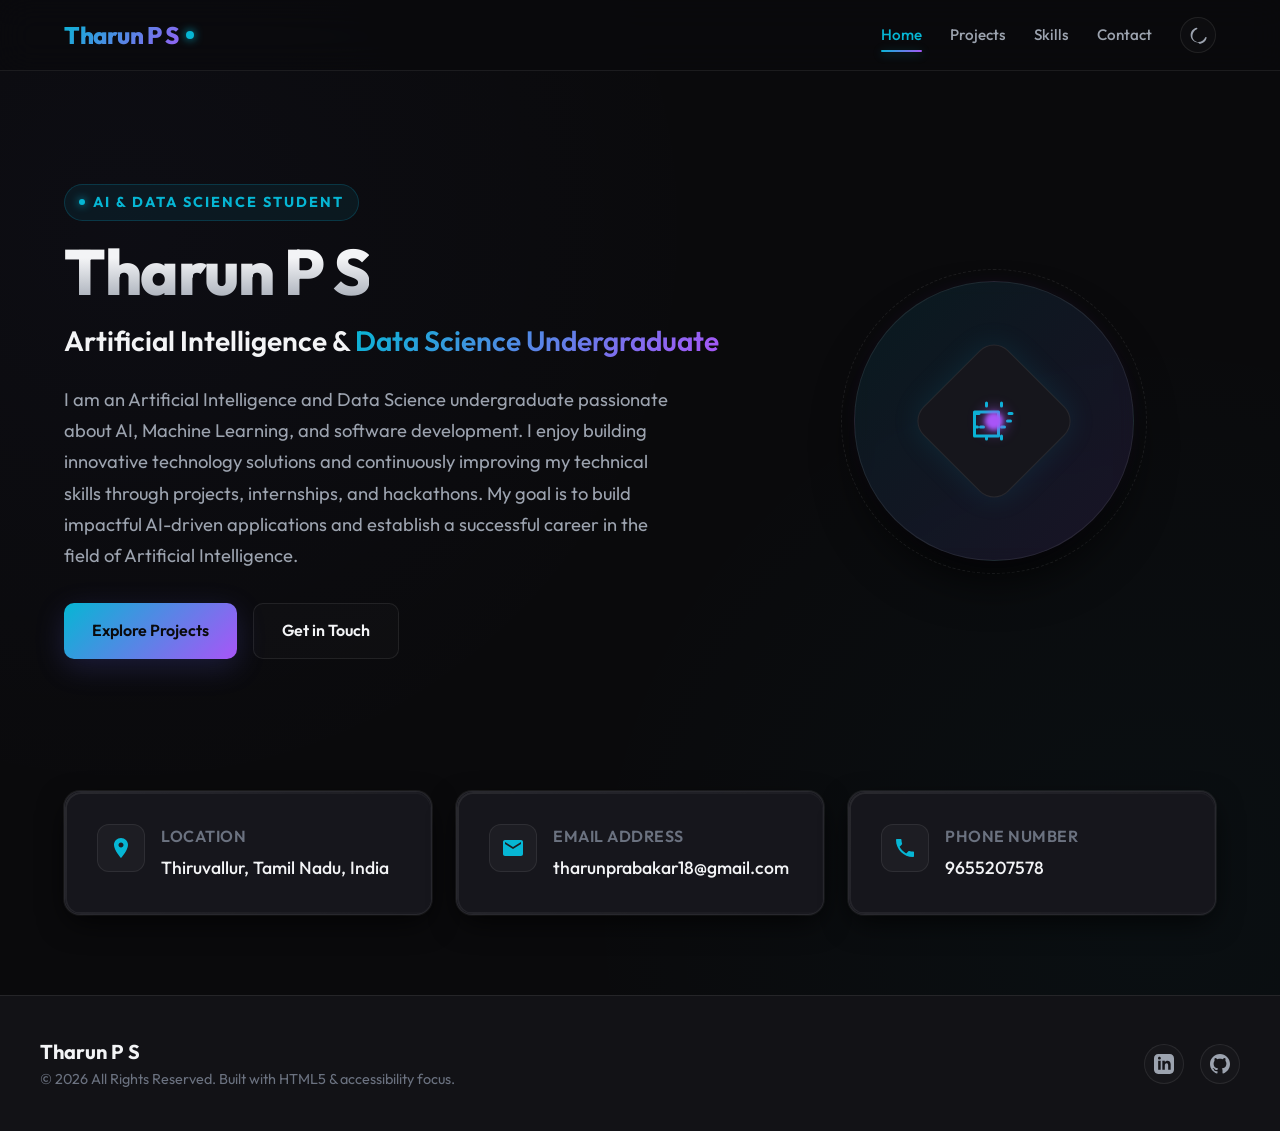
<file: TASK-2/index.html>
<!DOCTYPE html>
<html lang="en">
<head>
  <meta charset="UTF-8">
  <meta name="viewport" content="width=device-width, initial-scale=1.0">
  <title>Tharun P S | AI & Data Science Portfolio - Home</title>
  
  <!-- SEO Meta Tags -->
  <meta name="description" content="Personal portfolio of Tharun P S, an Artificial Intelligence & Data Science Undergraduate. Specializing in AI, Machine Learning, software development, and IoT solutions.">
  <meta name="keywords" content="Tharun P S, Portfolio, Artificial Intelligence, Data Science, Machine Learning, IoT, Software Developer, Arduino, Python, Java, Thiruvallur, Tamil Nadu">
  <meta name="author" content="Tharun P S">
  <meta name="robots" content="index, follow">
  
  <!-- Open Graph / Facebook Meta Tags -->
  <meta property="og:title" content="Tharun P S | AI & Data Science Portfolio">
  <meta property="og:description" content="Explore Tharun's projects in AI, ML, IoT, and software development. Adhering to strict accessibility guidelines.">
  <meta property="og:type" content="website">
  <meta property="og:url" content="https://tharunps.dev/task2/index.html">
  
  <!-- Twitter Meta Tags -->
  <meta name="twitter:card" content="summary_large_image">
  <meta name="twitter:title" content="Tharun P S | AI & Data Science Portfolio">
  <meta name="twitter:description" content="Explore Tharun's projects in AI, ML, IoT, and software development.">

  <!-- CSS Link -->
  <link rel="stylesheet" href="css/style.css">
  
  <!-- Canonical Link -->
  <link rel="canonical" href="https://tharunps.dev/task2/index.html">
</head>
<body>
  <!-- Keyboard accessibility skip navigation link -->
  <a href="#main-content" class="skip-link">Skip to main content</a>

  <!-- Header Navigation Landmark -->
  <header>
    <div class="header-container">
      <a href="index.html" class="logo" aria-label="Tharun P S Home Page">
        Tharun P S<span class="logo-dot"></span>
      </a>
      
      <!-- Mobile menu trigger -->
      <button class="nav-toggle" id="nav-toggle" aria-expanded="false" aria-controls="nav-menu" aria-label="Toggle Navigation Menu">
        <svg xmlns="http://www.w3.org/2000/svg" height="24px" viewBox="0 0 24 24" width="24px" fill="currentColor" aria-hidden="true">
          <path d="M0 0h24v24H0V0z" fill="none"/>
          <path d="M3 18h18v-2H3v2zm0-5h18v-2H3v2zm0-7v2h18V6H3z"/>
        </svg>
      </button>

      <!-- Navigation links -->
      <nav id="nav-menu" class="nav-menu">
        <ul>
          <li><a href="index.html" aria-current="page">Home</a></li>
          <li><a href="projects.html">Projects</a></li>
          <li><a href="skills.html">Skills</a></li>
          <li><a href="contact.html">Contact</a></li>
          <!-- Interactive Theme Toggle Switcher -->
          <li>
            <button class="theme-toggle-btn" id="theme-toggle" aria-label="Switch Theme">
              <svg class="sun-icon" xmlns="http://www.w3.org/2000/svg" viewBox="0 0 24 24" aria-hidden="true">
                <path d="M12 7c-2.76 0-5 2.24-5 5s2.24 5 5 5 5-2.24 5-5-2.24-5-5-5zM2 13h2c.55 0 1-.45 1-1s-.45-1-1-1H2c-.55 0-1 .45-1 1s.45 1 1 1zm18 0h2c.55 0 1-.45 1-1s-.45-1-1-1h-2c-.55 0-1 .45-1 1s.45 1 1 1zM11 2v2c0 .55.45 1 1 1s1-.45 1-1V2c0-.55-.45-1-1-1s-1 .45-1 1zm0 18v2c0 .55.45 1 1 1s1-.45 1-1v-2c0-.55-.45-1-1-1s-1 .45-1 1zM5.99 4.58c-.39-.39-1.03-.39-1.41 0s-.39 1.03 0 1.41l1.06 1.06c.39.39 1.03.39 1.41 0s.39-1.03 0-1.41L5.99 4.58zm12.37 12.37c-.39-.39-1.03-.39-1.41 0s-.39 1.03 0 1.41l1.06 1.06c.39.39 1.03.39 1.41 0s.39-1.03 0-1.41l-1.06-1.06zm1.06-12.37c-.39-.39-1.03-.39-1.41 0l-1.06 1.06c-.39.39-.39 1.03 0 1.41s1.03.39 1.41 0l1.06-1.06c.39-.38.39-1.03 0-1.41zm-12.37 12.37c-.39-.39-1.03-.39-1.41 0l-1.06 1.06c-.39.39-.39 1.03 0 1.41s1.03.39 1.41 0l1.06-1.06c.39-.38.39-1.03 0-1.41z"/>
              </svg>
              <svg class="moon-icon" xmlns="http://www.w3.org/2000/svg" viewBox="0 0 24 24" aria-hidden="true">
                <path d="M12.3 22h-.1c-5.5 0-10-4.5-10-10 0-4.7 3.3-8.8 8-9.7.5-.1 1 .3 1 .8s-.2.9-.7 1.1c-3.6 1.5-6 5.1-6 9.1 0 4.4 3.6 8 8 8 4 0 7.6-2.4 9.1-6 .2-.5.7-.7 1.1-.7.5 0 .9.5.8 1-.9 4.7-5 8-9.7 8z"/>
              </svg>
            </button>
          </li>
        </ul>
      </nav>
    </div>
  </header>

  <!-- Main Content Landmark -->
  <main id="main-content" tabindex="-1">
    
    <!-- Hero Section -->
    <section class="hero-layout" aria-labelledby="hero-heading">
      <div class="hero-content">
        <div class="hero-tag">AI & Data Science Student</div>
        <h1 id="hero-heading" class="hero-name">Tharun P S</h1>
        <p class="hero-title">Artificial Intelligence & <span>Data Science Undergraduate</span></p>
        <p class="hero-bio">
          I am an Artificial Intelligence and Data Science undergraduate passionate about AI, Machine Learning, and software development. I enjoy building innovative technology solutions and continuously improving my technical skills through projects, internships, and hackathons. My goal is to build impactful AI-driven applications and establish a successful career in the field of Artificial Intelligence.
        </p>
        <div class="hero-actions">
          <a href="projects.html" class="btn btn-primary" aria-label="View portfolio projects">Explore Projects</a>
          <a href="contact.html" class="btn btn-secondary" aria-label="Go to contact form page">Get in Touch</a>
        </div>
      </div>
      
      <!-- Spatial UI interactive visual container -->
      <div class="hero-visual" aria-hidden="true">
        <div class="spatial-visual-sphere">
          <div class="spatial-inner-chip">
            <svg xmlns="http://www.w3.org/2000/svg" fill="none" viewBox="0 0 24 24" stroke-width="1.5" stroke="currentColor">
              <path stroke-linecap="round" stroke-linejoin="round" d="M8.25 3v1.5M4.5 8.25H3m18 0h-1.5M15.75 3v1.5M8.25 19.5V21m7.5-1.5V21m-10.5-6h1.5m12-3h1.5m-18 3h1.5m12 0h1.5m-15-7.5v12h12v-12h-12z" />
            </svg>
          </div>
          <div class="spatial-glow-orbit"></div>
        </div>
      </div>
    </section>

    <!-- Quick Info Cards -->
    <section class="info-cards-grid" aria-label="Contact Information Brief">
      <h2 class="sr-only">Contact Details Brief</h2>
      
      <!-- Card 1: Location -->
      <div class="spatial-card info-card">
        <div class="info-icon-box" aria-hidden="true">
          <svg xmlns="http://www.w3.org/2000/svg" height="24px" viewBox="0 0 24 24" width="24px" fill="currentColor">
            <path d="M12 2C8.13 2 5 5.13 5 9c0 5.25 7 13 7 13s7-7.75 7-13c0-3.87-3.13-7-7-7zm0 9.5c-1.38 0-2.5-1.12-2.5-2.5s1.12-2.5 2.5-2.5 2.5 1.12 2.5 2.5-1.12 2.5-2.5 2.5z"/>
          </svg>
        </div>
        <div class="info-content">
          <h3>Location</h3>
          <p>Thiruvallur, Tamil Nadu, India</p>
        </div>
      </div>

      <!-- Card 2: Email -->
      <div class="spatial-card info-card">
        <div class="info-icon-box" aria-hidden="true">
          <svg xmlns="http://www.w3.org/2000/svg" height="24px" viewBox="0 0 24 24" width="24px" fill="currentColor">
            <path d="M20 4H4c-1.1 0-1.99.9-1.99 2L2 18c0 1.1.9 2 2 2h16c1.1 0 2-.9 2-2V6c0-1.1-.9-2-2-2zm0 4l-8 5-8-5V6l8 5 8-5v2z"/>
          </svg>
        </div>
        <div class="info-content">
          <h3>Email Address</h3>
          <p><a href="mailto:tharunprabakar18@gmail.com" class="info-link" aria-label="Send email to tharunprabakar18@gmail.com">tharunprabakar18@gmail.com</a></p>
        </div>
      </div>

      <!-- Card 3: Phone -->
      <div class="spatial-card info-card">
        <div class="info-icon-box" aria-hidden="true">
          <svg xmlns="http://www.w3.org/2000/svg" height="24px" viewBox="0 0 24 24" width="24px" fill="currentColor">
            <path d="M6.62 10.79c1.44 2.83 3.76 5.14 6.59 6.59l2.2-2.2c.27-.27.67-.36 1.02-.24 1.12.37 2.33.57 3.57.57.55 0 1 .45 1 1V20c0 .55-.45 1-1 1-9.39 0-17-7.61-17-17 0-.55.45-1 1-1h3.5c.55 0 1 .45 1 1 0 1.25.2 2.45.57 3.57.11.35.03.74-.25 1.02l-2.2 2.2z"/>
          </svg>
        </div>
        <div class="info-content">
          <h3>Phone Number</h3>
          <p><a href="tel:9655207578" class="info-link" aria-label="Call +91 9655207578">9655207578</a></p>
        </div>
      </div>
      
    </section>

  </main>

  <!-- Footer Landmark -->
  <footer>
    <div class="footer-container">
      <div>
        <span class="footer-logo">Tharun P S</span>
        <p class="footer-text">© <span id="current-year"></span> All Rights Reserved. Built with HTML5 & accessibility focus.</p>
      </div>
      
      <div class="footer-socials">
        <!-- LinkedIn Link -->
        <a href="https://www.linkedin.com/in/tharun-ps-9ab448354?utm_source=share_via&utm_content=profile&utm_medium=member_android" 
           class="social-icon" 
           target="_blank" 
           rel="noopener noreferrer" 
           aria-label="LinkedIn (opens in a new tab)">
          <svg xmlns="http://www.w3.org/2000/svg" width="20" height="20" fill="currentColor" viewBox="0 0 24 24">
            <path d="M19 0h-14c-2.761 0-5 2.239-5 5v14c0 2.761 2.239 5 5 5h14c2.762 0 5-2.239 5-5v-14c0-2.761-2.238-5-5-5zm-11 19h-3v-11h3v11zm-1.5-12.268c-.966 0-1.75-.779-1.75-1.75s.784-1.75 1.75-1.75 1.75.779 1.75 1.75-.784 1.75-1.75 1.75zm13.5 12.268h-3v-5.604c0-3.368-4-3.113-4 0v5.604h-3v-11h3v1.765c1.396-2.586 7-2.777 7 2.476v6.759z"/>
          </svg>
        </a>

        <!-- GitHub Link -->
        <a href="https://github.com/" 
           class="social-icon" 
           target="_blank" 
           rel="noopener noreferrer" 
           aria-label="GitHub (opens in a new tab)">
          <svg xmlns="http://www.w3.org/2000/svg" width="20" height="20" fill="currentColor" viewBox="0 0 24 24">
            <path d="M12 0c-6.626 0-12 5.373-12 12 0 5.302 3.438 9.8 8.207 11.387.599.111.793-.261.793-.577v-2.234c-3.338.726-4.033-1.416-4.033-1.416-.546-1.387-1.333-1.756-1.333-1.756-1.089-.745.083-.729.083-.729 1.205.084 1.839 1.237 1.839 1.237 1.07 1.834 2.807 1.304 3.492.997.107-.775.418-1.305.762-1.604-2.665-.305-5.467-1.334-5.467-5.931 0-1.311.469-2.381 1.236-3.221-.124-.303-.535-1.524.117-3.176 0 0 1.008-.322 3.301 1.23.957-.266 1.983-.399 3.003-.404 1.02.005 2.047.138 3.006.404 2.291-1.552 3.297-1.23 3.297-1.23.653 1.653.242 2.874.118 3.176.77.84 1.235 1.911 1.235 3.221 0 4.609-2.807 5.624-5.479 5.921.43.372.823 1.102.823 2.222v3.293c0 .319.192.694.801.576 4.765-1.589 8.199-6.086 8.199-11.386 0-6.627-5.373-12-12-12z"/>
          </svg>
        </a>
      </div>
    </div>
  </footer>

  <!-- Script Link -->
  <script src="js/main.js"></script>
</body>
</html>
</file>
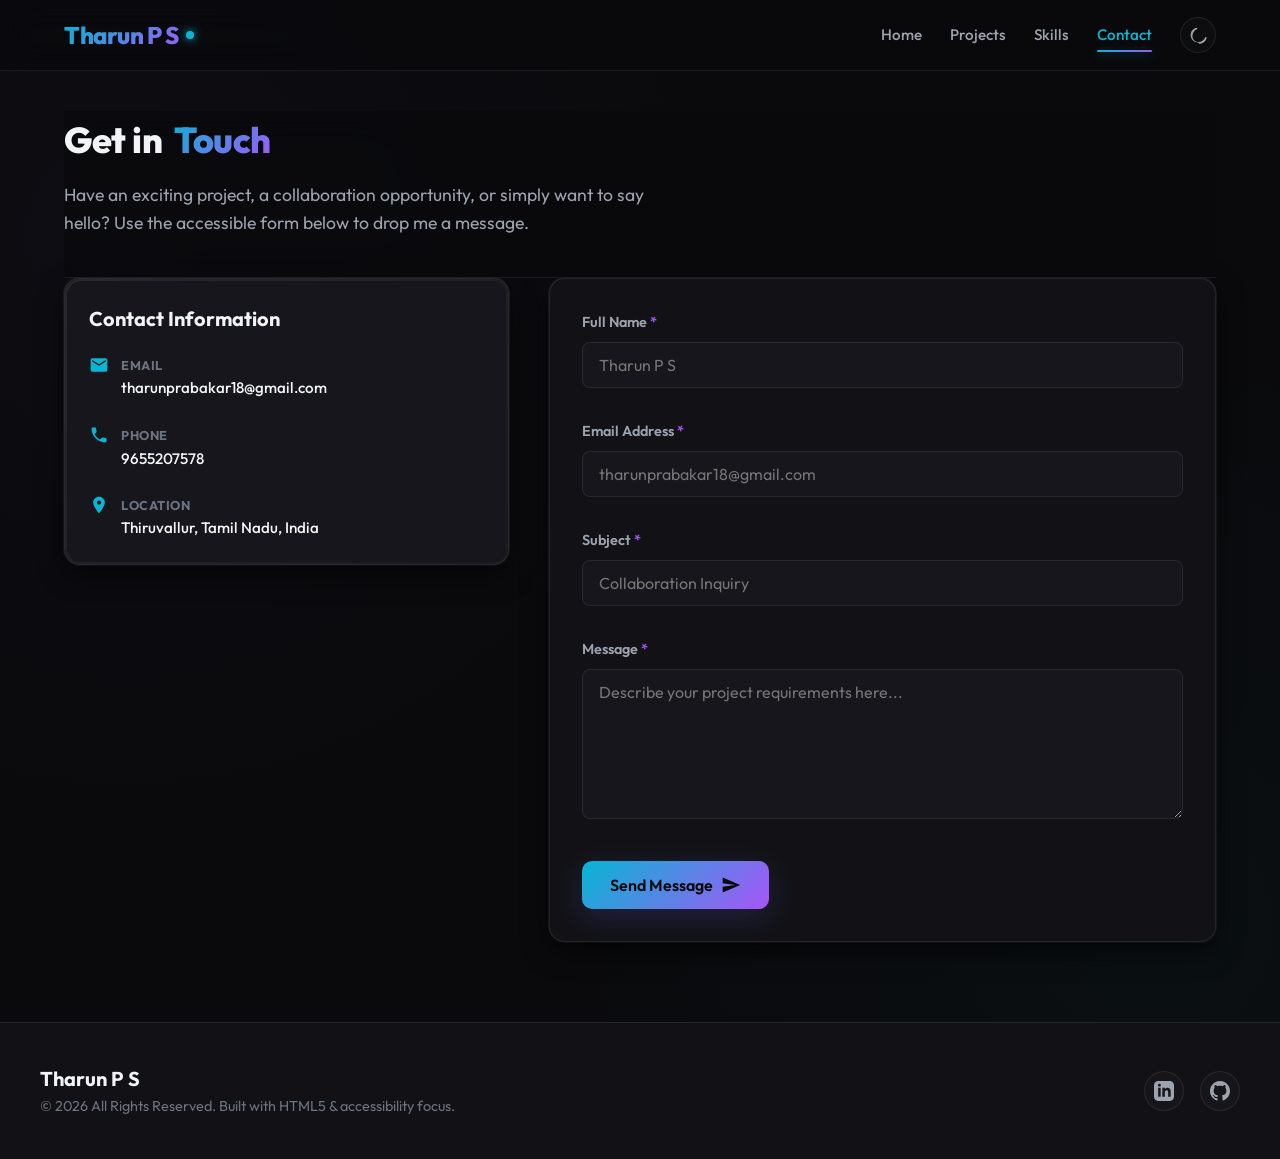
<file: TASK-2/contact.html>
<!DOCTYPE html>
<html lang="en">
<head>
  <meta charset="UTF-8">
  <meta name="viewport" content="width=device-width, initial-scale=1.0">
  <title>Tharun P S | Contact - AI & Data Science Portfolio</title>
  
  <!-- SEO Meta Tags -->
  <meta name="description" content="Get in touch with Tharun P S, an AI & Data Science undergraduate. Access an accessible contact form for projects, collaborations, and inquiries.">
  <meta name="keywords" content="Tharun P S, Contact, Email, Phone, AI developer, Data Science undergraduate, Collab, Web accessibility, Thiruvallur">
  <meta name="author" content="Tharun P S">
  <meta name="robots" content="index, follow">
  
  <!-- Open Graph / Facebook Meta Tags -->
  <meta property="og:title" content="Tharun P S | Contact Me">
  <meta property="og:description" content="Reach out to Tharun P S for professional opportunities and AI & software development projects.">
  <meta property="og:type" content="website">
  <meta property="og:url" content="https://tharunps.dev/task2/contact.html">
  
  <!-- Twitter Meta Tags -->
  <meta name="twitter:card" content="summary_large_image">
  <meta name="twitter:title" content="Tharun P S | Contact Me">
  <meta name="twitter:description" content="Reach out to Tharun P S for professional opportunities and AI & software development projects.">

  <!-- CSS Link -->
  <link rel="stylesheet" href="css/style.css">
  
  <!-- Canonical Link -->
  <link rel="canonical" href="https://tharunps.dev/task2/contact.html">
</head>
<body>
  <!-- Keyboard accessibility skip navigation link -->
  <a href="#main-content" class="skip-link">Skip to main content</a>

  <!-- Header Navigation Landmark -->
  <header>
    <div class="header-container">
      <a href="index.html" class="logo" aria-label="Tharun P S Home Page">
        Tharun P S<span class="logo-dot"></span>
      </a>
      
      <!-- Mobile menu trigger -->
      <button class="nav-toggle" id="nav-toggle" aria-expanded="false" aria-controls="nav-menu" aria-label="Toggle Navigation Menu">
        <svg xmlns="http://www.w3.org/2000/svg" height="24px" viewBox="0 0 24 24" width="24px" fill="currentColor" aria-hidden="true">
          <path d="M0 0h24v24H0V0z" fill="none"/>
          <path d="M3 18h18v-2H3v2zm0-5h18v-2H3v2zm0-7v2h18V6H3z"/>
        </svg>
      </button>

      <!-- Navigation links -->
      <nav id="nav-menu" class="nav-menu">
        <ul>
          <li><a href="index.html">Home</a></li>
          <li><a href="projects.html">Projects</a></li>
          <li><a href="skills.html">Skills</a></li>
          <li><a href="contact.html" aria-current="page">Contact</a></li>
          <!-- Interactive Theme Toggle Switcher -->
          <li>
            <button class="theme-toggle-btn" id="theme-toggle" aria-label="Switch Theme">
              <svg class="sun-icon" xmlns="http://www.w3.org/2000/svg" viewBox="0 0 24 24" aria-hidden="true">
                <path d="M12 7c-2.76 0-5 2.24-5 5s2.24 5 5 5 5-2.24 5-5-2.24-5-5-5zM2 13h2c.55 0 1-.45 1-1s-.45-1-1-1H2c-.55 0-1 .45-1 1s.45 1 1 1zm18 0h2c.55 0 1-.45 1-1s-.45-1-1-1h-2c-.55 0-1 .45-1 1s.45 1 1 1zM11 2v2c0 .55.45 1 1 1s1-.45 1-1V2c0-.55-.45-1-1-1s-1 .45-1 1zm0 18v2c0 .55.45 1 1 1s1-.45 1-1v-2c0-.55-.45-1-1-1s-1 .45-1 1zM5.99 4.58c-.39-.39-1.03-.39-1.41 0s-.39 1.03 0 1.41l1.06 1.06c.39.39 1.03.39 1.41 0s.39-1.03 0-1.41L5.99 4.58zm12.37 12.37c-.39-.39-1.03-.39-1.41 0s-.39 1.03 0 1.41l1.06 1.06c.39.39 1.03.39 1.41 0s.39-1.03 0-1.41l-1.06-1.06zm1.06-12.37c-.39-.39-1.03-.39-1.41 0l-1.06 1.06c-.39.39-.39 1.03 0 1.41s1.03.39 1.41 0l1.06-1.06c.39-.38.39-1.03 0-1.41zm-12.37 12.37c-.39-.39-1.03-.39-1.41 0l-1.06 1.06c-.39.39-.39 1.03 0 1.41s1.03.39 1.41 0l1.06-1.06c.39-.38.39-1.03 0-1.41z"/>
              </svg>
              <svg class="moon-icon" xmlns="http://www.w3.org/2000/svg" viewBox="0 0 24 24" aria-hidden="true">
                <path d="M12.3 22h-.1c-5.5 0-10-4.5-10-10 0-4.7 3.3-8.8 8-9.7.5-.1 1 .3 1 .8s-.2.9-.7 1.1c-3.6 1.5-6 5.1-6 9.1 0 4.4 3.6 8 8 8 4 0 7.6-2.4 9.1-6 .2-.5.7-.7 1.1-.7.5 0 .9.5.8 1-.9 4.7-5 8-9.7 8z"/>
              </svg>
            </button>
          </li>
        </ul>
      </nav>
    </div>
  </header>

  <!-- Main Content Landmark -->
  <main id="main-content" tabindex="-1">
    
    <header class="section-header">
      <h1 class="section-title">Get in <span>Touch</span></h1>
      <p class="section-subtitle">
        Have an exciting project, a collaboration opportunity, or simply want to say hello? Use the accessible form below to drop me a message.
      </p>
    </header>

    <!-- Contact Page Layout -->
    <div class="contact-layout">
      
      <!-- Direct Contact Details Sidebar -->
      <aside class="contact-info" aria-label="Direct Contact Details">
        
        <!-- Info Card: Coordinates -->
        <div class="spatial-card" style="padding: 24px;">
          <h2 style="font-size: 1.25rem; margin-bottom: 20px; font-weight: 700; color: var(--text-primary);">Contact Information</h2>
          
          <ul style="list-style: none; display: flex; flex-direction: column; gap: 24px;">
            <li style="display: flex; gap: 12px; align-items: flex-start;">
              <span style="color: var(--accent-cyan);" aria-hidden="true">
                <svg xmlns="http://www.w3.org/2000/svg" height="20" viewBox="0 0 24 24" width="20" fill="currentColor">
                  <path d="M20 4H4c-1.1 0-1.99.9-1.99 2L2 18c0 1.1.9 2 2 2h16c1.1 0 2-.9 2-2V6c0-1.1-.9-2-2-2zm0 4l-8 5-8-5V6l8 5 8-5v2z"/>
                </svg>
              </span>
              <div>
                <span style="display: block; font-size: 0.8rem; text-transform: uppercase; color: var(--text-muted); font-weight: 700; letter-spacing: 0.5px;">Email</span>
                <a href="mailto:tharunprabakar18@gmail.com" style="font-weight: 500; font-size: 0.95rem; word-break: break-all;" aria-label="Send email to tharunprabakar18@gmail.com">tharunprabakar18@gmail.com</a>
              </div>
            </li>

            <li style="display: flex; gap: 12px; align-items: flex-start;">
              <span style="color: var(--accent-cyan);" aria-hidden="true">
                <svg xmlns="http://www.w3.org/2000/svg" height="20" viewBox="0 0 24 24" width="20" fill="currentColor">
                  <path d="M6.62 10.79c1.44 2.83 3.76 5.14 6.59 6.59l2.2-2.2c.27-.27.67-.36 1.02-.24 1.12.37 2.33.57 3.57.57.55 0 1 .45 1 1V20c0 .55-.45 1-1 1-9.39 0-17-7.61-17-17 0-.55.45-1 1-1h3.5c.55 0 1 .45 1 1 0 1.25.2 2.45.57 3.57.11.35.03.74-.25 1.02l-2.2 2.2z"/>
                </svg>
              </span>
              <div>
                <span style="display: block; font-size: 0.8rem; text-transform: uppercase; color: var(--text-muted); font-weight: 700; letter-spacing: 0.5px;">Phone</span>
                <a href="tel:9655207578" style="font-weight: 500; font-size: 0.95rem;" aria-label="Call +91 9655207578">9655207578</a>
              </div>
            </li>

            <li style="display: flex; gap: 12px; align-items: flex-start;">
              <span style="color: var(--accent-cyan);" aria-hidden="true">
                <svg xmlns="http://www.w3.org/2000/svg" height="20" viewBox="0 0 24 24" width="20" fill="currentColor">
                  <path d="M12 2C8.13 2 5 5.13 5 9c0 5.25 7 13 7 13s7-7.75 7-13c0-3.87-3.13-7-7-7zm0 9.5c-1.38 0-2.5-1.12-2.5-2.5s1.12-2.5 2.5-2.5 2.5 1.12 2.5 2.5-1.12 2.5-2.5 2.5z"/>
                </svg>
              </span>
              <div>
                <span style="display: block; font-size: 0.8rem; text-transform: uppercase; color: var(--text-muted); font-weight: 700; letter-spacing: 0.5px;">Location</span>
                <p style="font-weight: 500; font-size: 0.95rem;">Thiruvallur, Tamil Nadu, India</p>
              </div>
            </li>
          </ul>
        </div>
      </aside>

      <!-- Form Section Container -->
      <section class="contact-form-container" aria-labelledby="form-section-title">
        <h2 id="form-section-title" class="sr-only">Contact Message Form</h2>
        
        <!-- Live validation region for blind users -->
        <div id="form-live-feedback" class="sr-only" aria-live="polite"></div>

        <!-- Success Block (announced after successful validation) -->
        <div class="success-message" id="success-announcement" tabindex="-1" role="status">
          <svg xmlns="http://www.w3.org/2000/svg" height="24px" viewBox="0 0 24 24" width="24px" fill="currentColor" aria-hidden="true">
            <path d="M12 2C6.48 2 2 6.48 2 12s4.48 10 10 10 10-4.48 10-10S17.52 2 12 2zm-2 15l-5-5 1.41-1.41L10 14.17l7.59-7.59L19 8l-9 9z"/>
          </svg>
          <div>
            <p style="font-weight: 700;">Message Sent Successfully!</p>
            <p style="font-size: 0.9rem; color: var(--text-secondary);">Thank you Tharun. Your message has been recorded and I will respond to your email shortly.</p>
          </div>
        </div>

        <form id="portfolio-contact-form" class="contact-form" novalidate>
          
          <!-- Field: Full Name -->
          <div class="form-group">
            <label for="form-name" class="form-label">Full Name <span aria-hidden="true" style="color: var(--accent-purple);">*</span></label>
            <input type="text" id="form-name" class="form-input" required aria-describedby="name-error" placeholder="Tharun P S">
            <span class="error-message" id="name-error" role="alert"></span>
          </div>

          <!-- Field: Email -->
          <div class="form-group">
            <label for="form-email" class="form-label">Email Address <span aria-hidden="true" style="color: var(--accent-purple);">*</span></label>
            <input type="email" id="form-email" class="form-input" required aria-describedby="email-error" placeholder="tharunprabakar18@gmail.com">
            <span class="error-message" id="email-error" role="alert"></span>
          </div>

          <!-- Field: Subject -->
          <div class="form-group">
            <label for="form-subject" class="form-label">Subject <span aria-hidden="true" style="color: var(--accent-purple);">*</span></label>
            <input type="text" id="form-subject" class="form-input" required aria-describedby="subject-error" placeholder="Collaboration Inquiry">
            <span class="error-message" id="subject-error" role="alert"></span>
          </div>

          <!-- Field: Message -->
          <div class="form-group">
            <label for="form-message" class="form-label">Message <span aria-hidden="true" style="color: var(--accent-purple);">*</span></label>
            <textarea id="form-message" class="form-textarea" required aria-describedby="message-error" placeholder="Describe your project requirements here..."></textarea>
            <span class="error-message" id="message-error" role="alert"></span>
          </div>

          <!-- Submit Button -->
          <button type="submit" class="btn btn-primary" style="margin-top: 10px; width: fit-content;" aria-label="Send Contact Form Message">
            Send Message
            <svg xmlns="http://www.w3.org/2000/svg" height="20px" viewBox="0 0 24 24" width="20px" fill="currentColor" aria-hidden="true">
              <path d="M2.01 21L23 12 2.01 3 2 10l15 2-15 2z"/>
            </svg>
          </button>

        </form>
      </section>

    </div>

  </main>

  <!-- Footer Landmark -->
  <footer>
    <div class="footer-container">
      <div>
        <span class="footer-logo">Tharun P S</span>
        <p class="footer-text">© <span id="current-year"></span> All Rights Reserved. Built with HTML5 & accessibility focus.</p>
      </div>
      
      <div class="footer-socials">
        <!-- LinkedIn Link -->
        <a href="https://www.linkedin.com/in/tharun-ps-9ab448354?utm_source=share_via&utm_content=profile&utm_medium=member_android" 
           class="social-icon" 
           target="_blank" 
           rel="noopener noreferrer" 
           aria-label="LinkedIn (opens in a new tab)">
          <svg xmlns="http://www.w3.org/2000/svg" width="20" height="20" fill="currentColor" viewBox="0 0 24 24">
            <path d="M19 0h-14c-2.761 0-5 2.239-5 5v14c0 2.761 2.239 5 5 5h14c2.762 0 5-2.239 5-5v-14c0-2.761-2.238-5-5-5zm-11 19h-3v-11h3v11zm-1.5-12.268c-.966 0-1.75-.779-1.75-1.75s.784-1.75 1.75-1.75 1.75.779 1.75 1.75-.784 1.75-1.75 1.75zm13.5 12.268h-3v-5.604c0-3.368-4-3.113-4 0v5.604h-3v-11h3v1.765c1.396-2.586 7-2.777 7 2.476v6.759z"/>
          </svg>
        </a>

        <!-- GitHub Link -->
        <a href="https://github.com/" 
           class="social-icon" 
           target="_blank" 
           rel="noopener noreferrer" 
           aria-label="GitHub (opens in a new tab)">
          <svg xmlns="http://www.w3.org/2000/svg" width="20" height="20" fill="currentColor" viewBox="0 0 24 24">
            <path d="M12 0c-6.626 0-12 5.373-12 12 0 5.302 3.438 9.8 8.207 11.387.599.111.793-.261.793-.577v-2.234c-3.338.726-4.033-1.416-4.033-1.416-.546-1.387-1.333-1.756-1.333-1.756-1.089-.745.083-.729.083-.729 1.205.084 1.839 1.237 1.839 1.237 1.07 1.834 2.807 1.304 3.492.997.107-.775.418-1.305.762-1.604-2.665-.305-5.467-1.334-5.467-5.931 0-1.311.469-2.381 1.236-3.221-.124-.303-.535-1.524.117-3.176 0 0 1.008-.322 3.301 1.23.957-.266 1.983-.399 3.003-.404 1.02.005 2.047.138 3.006.404 2.291-1.552 3.297-1.23 3.297-1.23.653 1.653.242 2.874.118 3.176.77.84 1.235 1.911 1.235 3.221 0 4.609-2.807 5.624-5.479 5.921.43.372.823 1.102.823 2.222v3.293c0 .319.192.694.801.576 4.765-1.589 8.199-6.086 8.199-11.386 0-6.627-5.373-12-12-12z"/>
          </svg>
        </a>
      </div>
    </div>
  </footer>

  <!-- Script Link -->
  <script src="js/main.js"></script>
</body>
</html>
</file>
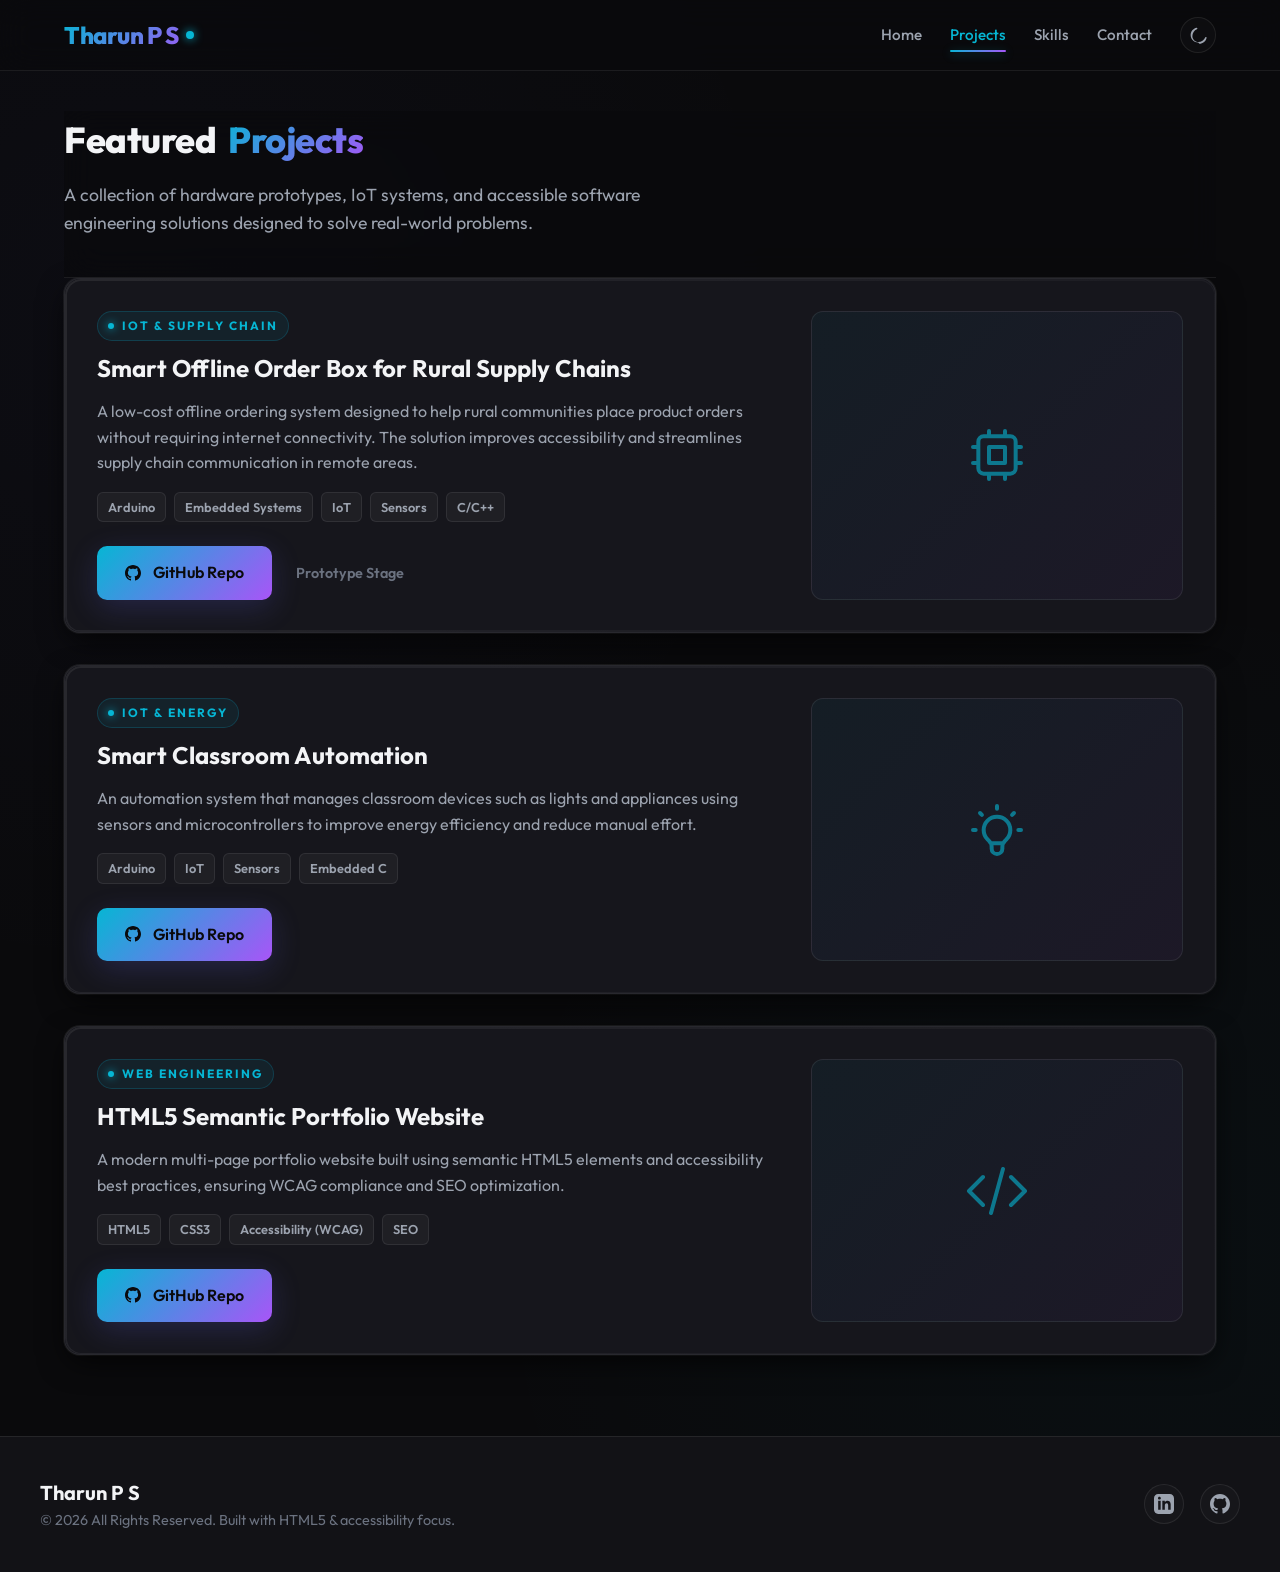
<file: TASK-2/projects.html>
<!DOCTYPE html>
<html lang="en">
<head>
  <meta charset="UTF-8">
  <meta name="viewport" content="width=device-width, initial-scale=1.0">
  <title>Tharun P S | Projects - AI & Data Science Portfolio</title>
  
  <!-- SEO Meta Tags -->
  <meta name="description" content="Explore Tharun's projects: Smart Offline Order Box, Smart Classroom Automation, and Accessible HTML5 Portfolio. Highlighting skills in AI, IoT, and Web.">
  <meta name="keywords" content="Tharun P S, Portfolio, Projects, Smart Offline Order Box, Smart Classroom Automation, IoT Projects, Arduino, Python, C++, HTML5 Accessibility">
  <meta name="author" content="Tharun P S">
  <meta name="robots" content="index, follow">
  
  <!-- Open Graph / Facebook Meta Tags -->
  <meta property="og:title" content="Tharun P S | Portfolio Projects">
  <meta property="og:description" content="View innovative projects in Embedded IoT Systems and web accessibility by Tharun P S.">
  <meta property="og:type" content="website">
  <meta property="og:url" content="https://tharunps.dev/task2/projects.html">
  
  <!-- Twitter Meta Tags -->
  <meta name="twitter:card" content="summary_large_image">
  <meta name="twitter:title" content="Tharun P S | Portfolio Projects">
  <meta name="twitter:description" content="View innovative projects in Embedded IoT Systems and web accessibility by Tharun P S.">

  <!-- CSS Link -->
  <link rel="stylesheet" href="css/style.css">
  
  <!-- Canonical Link -->
  <link rel="canonical" href="https://tharunps.dev/task2/projects.html">
</head>
<body>
  <!-- Keyboard accessibility skip navigation link -->
  <a href="#main-content" class="skip-link">Skip to main content</a>

  <!-- Header Navigation Landmark -->
  <header>
    <div class="header-container">
      <a href="index.html" class="logo" aria-label="Tharun P S Home Page">
        Tharun P S<span class="logo-dot"></span>
      </a>
      
      <!-- Mobile menu trigger -->
      <button class="nav-toggle" id="nav-toggle" aria-expanded="false" aria-controls="nav-menu" aria-label="Toggle Navigation Menu">
        <svg xmlns="http://www.w3.org/2000/svg" height="24px" viewBox="0 0 24 24" width="24px" fill="currentColor" aria-hidden="true">
          <path d="M0 0h24v24H0V0z" fill="none"/>
          <path d="M3 18h18v-2H3v2zm0-5h18v-2H3v2zm0-7v2h18V6H3z"/>
        </svg>
      </button>

      <!-- Navigation links -->
      <nav id="nav-menu" class="nav-menu">
        <ul>
          <li><a href="index.html">Home</a></li>
          <li><a href="projects.html" aria-current="page">Projects</a></li>
          <li><a href="skills.html">Skills</a></li>
          <li><a href="contact.html">Contact</a></li>
          <!-- Interactive Theme Toggle Switcher -->
          <li>
            <button class="theme-toggle-btn" id="theme-toggle" aria-label="Switch Theme">
              <svg class="sun-icon" xmlns="http://www.w3.org/2000/svg" viewBox="0 0 24 24" aria-hidden="true">
                <path d="M12 7c-2.76 0-5 2.24-5 5s2.24 5 5 5 5-2.24 5-5-2.24-5-5-5zM2 13h2c.55 0 1-.45 1-1s-.45-1-1-1H2c-.55 0-1 .45-1 1s.45 1 1 1zm18 0h2c.55 0 1-.45 1-1s-.45-1-1-1h-2c-.55 0-1 .45-1 1s.45 1 1 1zM11 2v2c0 .55.45 1 1 1s1-.45 1-1V2c0-.55-.45-1-1-1s-1 .45-1 1zm0 18v2c0 .55.45 1 1 1s1-.45 1-1v-2c0-.55-.45-1-1-1s-1 .45-1 1zM5.99 4.58c-.39-.39-1.03-.39-1.41 0s-.39 1.03 0 1.41l1.06 1.06c.39.39 1.03.39 1.41 0s.39-1.03 0-1.41L5.99 4.58zm12.37 12.37c-.39-.39-1.03-.39-1.41 0s-.39 1.03 0 1.41l1.06 1.06c.39.39 1.03.39 1.41 0s.39-1.03 0-1.41l-1.06-1.06zm1.06-12.37c-.39-.39-1.03-.39-1.41 0l-1.06 1.06c-.39.39-.39 1.03 0 1.41s1.03.39 1.41 0l1.06-1.06c.39-.38.39-1.03 0-1.41zm-12.37 12.37c-.39-.39-1.03-.39-1.41 0l-1.06 1.06c-.39.39-.39 1.03 0 1.41s1.03.39 1.41 0l1.06-1.06c.39-.38.39-1.03 0-1.41z"/>
              </svg>
              <svg class="moon-icon" xmlns="http://www.w3.org/2000/svg" viewBox="0 0 24 24" aria-hidden="true">
                <path d="M12.3 22h-.1c-5.5 0-10-4.5-10-10 0-4.7 3.3-8.8 8-9.7.5-.1 1 .3 1 .8s-.2.9-.7 1.1c-3.6 1.5-6 5.1-6 9.1 0 4.4 3.6 8 8 8 4 0 7.6-2.4 9.1-6 .2-.5.7-.7 1.1-.7.5 0 .9.5.8 1-.9 4.7-5 8-9.7 8z"/>
              </svg>
            </button>
          </li>
        </ul>
      </nav>
    </div>
  </header>

  <!-- Main Content Landmark -->
  <main id="main-content" tabindex="-1">
    
    <header class="section-header">
      <h1 class="section-title">Featured <span>Projects</span></h1>
      <p class="section-subtitle">
        A collection of hardware prototypes, IoT systems, and accessible software engineering solutions designed to solve real-world problems.
      </p>
    </header>

    <!-- Projects Layout Grid -->
    <div class="projects-layout">
      
      <!-- Project 1: Smart Offline Order Box -->
      <article class="spatial-card project-card" aria-labelledby="project1-title">
        <div class="project-details">
          <div>
            <div class="hero-tag" style="font-size: 0.75rem; margin-bottom: 8px; padding: 4px 10px;">IoT & Supply Chain</div>
            <h2 id="project1-title" style="font-size: 1.5rem; margin-bottom: 12px;">Smart Offline Order Box for Rural Supply Chains</h2>
            <p style="color: var(--text-secondary); margin-bottom: 16px;">
              A low-cost offline ordering system designed to help rural communities place product orders without requiring internet connectivity. The solution improves accessibility and streamlines supply chain communication in remote areas.
            </p>
            <div class="project-tags">
              <span class="tech-badge">Arduino</span>
              <span class="tech-badge">Embedded Systems</span>
              <span class="tech-badge">IoT</span>
              <span class="tech-badge">Sensors</span>
              <span class="tech-badge">C/C++</span>
            </div>
          </div>
          <div class="project-links">
            <a href="https://github.com/" class="btn btn-primary btn-sm" target="_blank" rel="noopener noreferrer" aria-label="View Source Code on GitHub for Smart Offline Order Box (opens in new tab)">
              <svg xmlns="http://www.w3.org/2000/svg" width="16" height="16" fill="currentColor" viewBox="0 0 24 24" aria-hidden="true" style="margin-right: 4px;">
                <path d="M12 0c-6.626 0-12 5.373-12 12 0 5.302 3.438 9.8 8.207 11.387.599.111.793-.261.793-.577v-2.234c-3.338.726-4.033-1.416-4.033-1.416-.546-1.387-1.333-1.756-1.333-1.756-1.089-.745.083-.729.083-.729 1.205.084 1.839 1.237 1.839 1.237 1.07 1.834 2.807 1.304 3.492.997.107-.775.418-1.305.762-1.604-2.665-.305-5.467-1.334-5.467-5.931 0-1.311.469-2.381 1.236-3.221-.124-.303-.535-1.524.117-3.176 0 0 1.008-.322 3.301 1.23.957-.266 1.983-.399 3.003-.404 1.02.005 2.047.138 3.006.404 2.291-1.552 3.297-1.23 3.297-1.23.653 1.653.242 2.874.118 3.176.77.84 1.235 1.911 1.235 3.221 0 4.609-2.807 5.624-5.479 5.921.43.372.823 1.102.823 2.222v3.293c0 .319.192.694.801.576 4.765-1.589 8.199-6.086 8.199-11.386 0-6.627-5.373-12-12-12z"/>
              </svg>
              GitHub Repo
            </a>
            <span style="display:inline-flex; align-items:center; font-size:0.9rem; color:var(--text-muted); font-weight:600; padding: 0 8px;" aria-label="Status: Prototype">Prototype Stage</span>
          </div>
        </div>
        <div class="project-visual-preview" aria-hidden="true">
          <!-- CPU/IoT Schematic Icon -->
          <svg class="project-visual-icon" xmlns="http://www.w3.org/2000/svg" fill="none" viewBox="0 0 24 24" stroke="currentColor">
            <path stroke-linecap="round" stroke-linejoin="round" stroke-width="1.5" d="M9 3v2m6-2v2M9 19v2m6-2v2M5 9H3m2 6H3m18-6h-1.5m1.5 6h-1.5M7 19h10a2 2 0 002-2V7a2 2 0 00-2-2H7a2 2 0 00-2 2v10a2 2 0 002 2zM9 9h6v6H9V9z" />
          </svg>
        </div>
      </article>

      <!-- Project 2: Smart Classroom Automation -->
      <article class="spatial-card project-card" aria-labelledby="project2-title">
        <div class="project-details">
          <div>
            <div class="hero-tag" style="font-size: 0.75rem; margin-bottom: 8px; padding: 4px 10px;">IoT & Energy</div>
            <h2 id="project2-title" style="font-size: 1.5rem; margin-bottom: 12px;">Smart Classroom Automation</h2>
            <p style="color: var(--text-secondary); margin-bottom: 16px;">
              An automation system that manages classroom devices such as lights and appliances using sensors and microcontrollers to improve energy efficiency and reduce manual effort.
            </p>
            <div class="project-tags">
              <span class="tech-badge">Arduino</span>
              <span class="tech-badge">IoT</span>
              <span class="tech-badge">Sensors</span>
              <span class="tech-badge">Embedded C</span>
            </div>
          </div>
          <div class="project-links">
            <a href="https://github.com/" class="btn btn-primary btn-sm" target="_blank" rel="noopener noreferrer" aria-label="View Source Code on GitHub for Smart Classroom Automation (opens in new tab)">
              <svg xmlns="http://www.w3.org/2000/svg" width="16" height="16" fill="currentColor" viewBox="0 0 24 24" aria-hidden="true" style="margin-right: 4px;">
                <path d="M12 0c-6.626 0-12 5.373-12 12 0 5.302 3.438 9.8 8.207 11.387.599.111.793-.261.793-.577v-2.234c-3.338.726-4.033-1.416-4.033-1.416-.546-1.387-1.333-1.756-1.333-1.756-1.089-.745.083-.729.083-.729 1.205.084 1.839 1.237 1.839 1.237 1.07 1.834 2.807 1.304 3.492.997.107-.775.418-1.305.762-1.604-2.665-.305-5.467-1.334-5.467-5.931 0-1.311.469-2.381 1.236-3.221-.124-.303-.535-1.524.117-3.176 0 0 1.008-.322 3.301 1.23.957-.266 1.983-.399 3.003-.404 1.02.005 2.047.138 3.006.404 2.291-1.552 3.297-1.23 3.297-1.23.653 1.653.242 2.874.118 3.176.77.84 1.235 1.911 1.235 3.221 0 4.609-2.807 5.624-5.479 5.921.43.372.823 1.102.823 2.222v3.293c0 .319.192.694.801.576 4.765-1.589 8.199-6.086 8.199-11.386 0-6.627-5.373-12-12-12z"/>
              </svg>
              GitHub Repo
            </a>
          </div>
        </div>
        <div class="project-visual-preview" aria-hidden="true">
          <!-- Bulb / Automation Icon -->
          <svg class="project-visual-icon" xmlns="http://www.w3.org/2000/svg" fill="none" viewBox="0 0 24 24" stroke="currentColor">
            <path stroke-linecap="round" stroke-linejoin="round" stroke-width="1.5" d="M9.663 17h4.673M12 3v1m6.364 1.636l-.707.707M21 12h-1M4 12H3m3.343-5.657l-.707-.707m2.828 9.9a5 5 0 117.072 0l-.548.547A3.374 3.374 0 0014 18.469V19a2 2 0 11-4 0v-.531c0-.895-.356-1.754-.988-2.386l-.548-.547z" />
          </svg>
        </div>
      </article>

      <!-- Project 3: HTML5 Semantic Portfolio Website -->
      <article class="spatial-card project-card" aria-labelledby="project3-title">
        <div class="project-details">
          <div>
            <div class="hero-tag" style="font-size: 0.75rem; margin-bottom: 8px; padding: 4px 10px;">Web Engineering</div>
            <h2 id="project3-title" style="font-size: 1.5rem; margin-bottom: 12px;">HTML5 Semantic Portfolio Website</h2>
            <p style="color: var(--text-secondary); margin-bottom: 16px;">
              A modern multi-page portfolio website built using semantic HTML5 elements and accessibility best practices, ensuring WCAG compliance and SEO optimization.
            </p>
            <div class="project-tags">
              <span class="tech-badge">HTML5</span>
              <span class="tech-badge">CSS3</span>
              <span class="tech-badge">Accessibility (WCAG)</span>
              <span class="tech-badge">SEO</span>
            </div>
          </div>
          <div class="project-links">
            <a href="https://github.com/" class="btn btn-primary btn-sm" target="_blank" rel="noopener noreferrer" aria-label="View Source Code on GitHub for HTML5 Semantic Portfolio Website (opens in new tab)">
              <svg xmlns="http://www.w3.org/2000/svg" width="16" height="16" fill="currentColor" viewBox="0 0 24 24" aria-hidden="true" style="margin-right: 4px;">
                <path d="M12 0c-6.626 0-12 5.373-12 12 0 5.302 3.438 9.8 8.207 11.387.599.111.793-.261.793-.577v-2.234c-3.338.726-4.033-1.416-4.033-1.416-.546-1.387-1.333-1.756-1.333-1.756-1.089-.745.083-.729.083-.729 1.205.084 1.839 1.237 1.839 1.237 1.07 1.834 2.807 1.304 3.492.997.107-.775.418-1.305.762-1.604-2.665-.305-5.467-1.334-5.467-5.931 0-1.311.469-2.381 1.236-3.221-.124-.303-.535-1.524.117-3.176 0 0 1.008-.322 3.301 1.23.957-.266 1.983-.399 3.003-.404 1.02.005 2.047.138 3.006.404 2.291-1.552 3.297-1.23 3.297-1.23.653 1.653.242 2.874.118 3.176.77.84 1.235 1.911 1.235 3.221 0 4.609-2.807 5.624-5.479 5.921.43.372.823 1.102.823 2.222v3.293c0 .319.192.694.801.576 4.765-1.589 8.199-6.086 8.199-11.386 0-6.627-5.373-12-12-12z"/>
              </svg>
              GitHub Repo
            </a>
          </div>
        </div>
        <div class="project-visual-preview" aria-hidden="true">
          <!-- Coding Browser Icon -->
          <svg class="project-visual-icon" xmlns="http://www.w3.org/2000/svg" fill="none" viewBox="0 0 24 24" stroke="currentColor">
            <path stroke-linecap="round" stroke-linejoin="round" stroke-width="1.5" d="M17.25 6.75L22.5 12l-5.25 5.25m-10.5 0L1.5 12l5.25-5.25m7.5-3l-4.5 16.5" />
          </svg>
        </div>
      </article>

    </div>

  </main>

  <!-- Footer Landmark -->
  <footer>
    <div class="footer-container">
      <div>
        <span class="footer-logo">Tharun P S</span>
        <p class="footer-text">© <span id="current-year"></span> All Rights Reserved. Built with HTML5 & accessibility focus.</p>
      </div>
      
      <div class="footer-socials">
        <!-- LinkedIn Link -->
        <a href="https://www.linkedin.com/in/tharun-ps-9ab448354?utm_source=share_via&utm_content=profile&utm_medium=member_android" 
           class="social-icon" 
           target="_blank" 
           rel="noopener noreferrer" 
           aria-label="LinkedIn (opens in a new tab)">
          <svg xmlns="http://www.w3.org/2000/svg" width="20" height="20" fill="currentColor" viewBox="0 0 24 24">
            <path d="M19 0h-14c-2.761 0-5 2.239-5 5v14c0 2.761 2.239 5 5 5h14c2.762 0 5-2.239 5-5v-14c0-2.761-2.238-5-5-5zm-11 19h-3v-11h3v11zm-1.5-12.268c-.966 0-1.75-.779-1.75-1.75s.784-1.75 1.75-1.75 1.75.779 1.75 1.75-.784 1.75-1.75 1.75zm13.5 12.268h-3v-5.604c0-3.368-4-3.113-4 0v5.604h-3v-11h3v1.765c1.396-2.586 7-2.777 7 2.476v6.759z"/>
          </svg>
        </a>

        <!-- GitHub Link -->
        <a href="https://github.com/" 
           class="social-icon" 
           target="_blank" 
           rel="noopener noreferrer" 
           aria-label="GitHub (opens in a new tab)">
          <svg xmlns="http://www.w3.org/2000/svg" width="20" height="20" fill="currentColor" viewBox="0 0 24 24">
            <path d="M12 0c-6.626 0-12 5.373-12 12 0 5.302 3.438 9.8 8.207 11.387.599.111.793-.261.793-.577v-2.234c-3.338.726-4.033-1.416-4.033-1.416-.546-1.387-1.333-1.756-1.333-1.756-1.089-.745.083-.729.083-.729 1.205.084 1.839 1.237 1.839 1.237 1.07 1.834 2.807 1.304 3.492.997.107-.775.418-1.305.762-1.604-2.665-.305-5.467-1.334-5.467-5.931 0-1.311.469-2.381 1.236-3.221-.124-.303-.535-1.524.117-3.176 0 0 1.008-.322 3.301 1.23.957-.266 1.983-.399 3.003-.404 1.02.005 2.047.138 3.006.404 2.291-1.552 3.297-1.23 3.297-1.23.653 1.653.242 2.874.118 3.176.77.84 1.235 1.911 1.235 3.221 0 4.609-2.807 5.624-5.479 5.921.43.372.823 1.102.823 2.222v3.293c0 .319.192.694.801.576 4.765-1.589 8.199-6.086 8.199-11.386 0-6.627-5.373-12-12-12z"/>
          </svg>
        </a>
      </div>
    </div>
  </footer>

  <!-- Script Link -->
  <script src="js/main.js"></script>
</body>
</html>
</file>
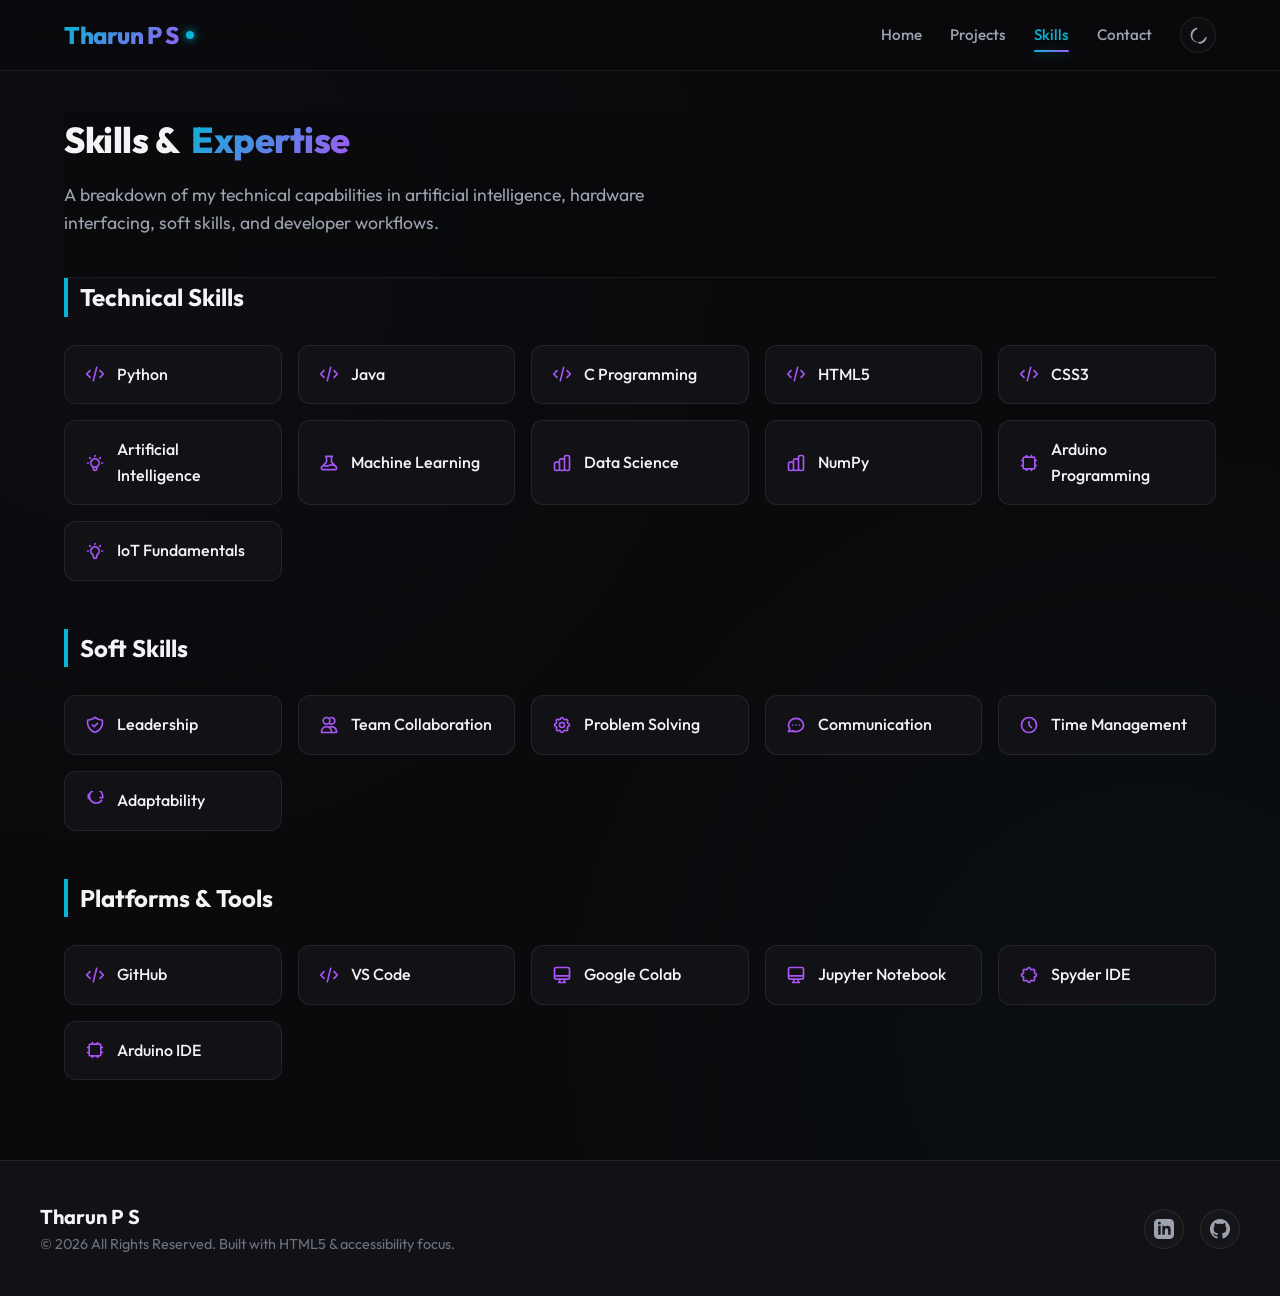
<file: TASK-2/skills.html>
<!DOCTYPE html>
<html lang="en">
<head>
  <meta charset="UTF-8">
  <meta name="viewport" content="width=device-width, initial-scale=1.0">
  <title>Tharun P S | Skills & Expertise - AI & Data Science Portfolio</title>
  
  <!-- SEO Meta Tags -->
  <meta name="description" content="Detailed overview of Tharun's skills including Python, AI/ML, Data Science, Arduino IoT programming, leadership, and developer tools.">
  <meta name="keywords" content="Tharun P S, Skills, Python, Java, C Programming, Artificial Intelligence, Machine Learning, Data Science, NumPy, Arduino, IoT, Team Collaboration, Git">
  <meta name="author" content="Tharun P S">
  <meta name="robots" content="index, follow">
  
  <!-- Open Graph / Facebook Meta Tags -->
  <meta property="og:title" content="Tharun P S | Skills & Expertise">
  <meta property="og:description" content="View Tharun's core competency set including AI/ML engineering, IoT hardware hacking, and collaborative soft skills.">
  <meta property="og:type" content="website">
  <meta property="og:url" content="https://tharunps.dev/task2/skills.html">
  
  <!-- Twitter Meta Tags -->
  <meta name="twitter:card" content="summary_large_image">
  <meta name="twitter:title" content="Tharun P S | Skills & Expertise">
  <meta name="twitter:description" content="View Tharun's core competency set including AI/ML engineering, IoT hardware hacking, and collaborative soft skills.">

  <!-- CSS Link -->
  <link rel="stylesheet" href="css/style.css">
  
  <!-- Canonical Link -->
  <link rel="canonical" href="https://tharunps.dev/task2/skills.html">
</head>
<body>
  <!-- Keyboard accessibility skip navigation link -->
  <a href="#main-content" class="skip-link">Skip to main content</a>

  <!-- Header Navigation Landmark -->
  <header>
    <div class="header-container">
      <a href="index.html" class="logo" aria-label="Tharun P S Home Page">
        Tharun P S<span class="logo-dot"></span>
      </a>
      
      <!-- Mobile menu trigger -->
      <button class="nav-toggle" id="nav-toggle" aria-expanded="false" aria-controls="nav-menu" aria-label="Toggle Navigation Menu">
        <svg xmlns="http://www.w3.org/2000/svg" height="24px" viewBox="0 0 24 24" width="24px" fill="currentColor" aria-hidden="true">
          <path d="M0 0h24v24H0V0z" fill="none"/>
          <path d="M3 18h18v-2H3v2zm0-5h18v-2H3v2zm0-7v2h18V6H3z"/>
        </svg>
      </button>

      <!-- Navigation links -->
      <nav id="nav-menu" class="nav-menu">
        <ul>
          <li><a href="index.html">Home</a></li>
          <li><a href="projects.html">Projects</a></li>
          <li><a href="skills.html" aria-current="page">Skills</a></li>
          <li><a href="contact.html">Contact</a></li>
          <!-- Interactive Theme Toggle Switcher -->
          <li>
            <button class="theme-toggle-btn" id="theme-toggle" aria-label="Switch Theme">
              <svg class="sun-icon" xmlns="http://www.w3.org/2000/svg" viewBox="0 0 24 24" aria-hidden="true">
                <path d="M12 7c-2.76 0-5 2.24-5 5s2.24 5 5 5 5-2.24 5-5-2.24-5-5-5zM2 13h2c.55 0 1-.45 1-1s-.45-1-1-1H2c-.55 0-1 .45-1 1s.45 1 1 1zm18 0h2c.55 0 1-.45 1-1s-.45-1-1-1h-2c-.55 0-1 .45-1 1s.45 1 1 1zM11 2v2c0 .55.45 1 1 1s1-.45 1-1V2c0-.55-.45-1-1-1s-1 .45-1 1zm0 18v2c0 .55.45 1 1 1s1-.45 1-1v-2c0-.55-.45-1-1-1s-1 .45-1 1zM5.99 4.58c-.39-.39-1.03-.39-1.41 0s-.39 1.03 0 1.41l1.06 1.06c.39.39 1.03.39 1.41 0s.39-1.03 0-1.41L5.99 4.58zm12.37 12.37c-.39-.39-1.03-.39-1.41 0s-.39 1.03 0 1.41l1.06 1.06c.39.39 1.03.39 1.41 0s.39-1.03 0-1.41l-1.06-1.06zm1.06-12.37c-.39-.39-1.03-.39-1.41 0l-1.06 1.06c-.39.39-.39 1.03 0 1.41s1.03.39 1.41 0l1.06-1.06c.39-.38.39-1.03 0-1.41zm-12.37 12.37c-.39-.39-1.03-.39-1.41 0l-1.06 1.06c-.39.39-.39 1.03 0 1.41s1.03.39 1.41 0l1.06-1.06c.39-.38.39-1.03 0-1.41z"/>
              </svg>
              <svg class="moon-icon" xmlns="http://www.w3.org/2000/svg" viewBox="0 0 24 24" aria-hidden="true">
                <path d="M12.3 22h-.1c-5.5 0-10-4.5-10-10 0-4.7 3.3-8.8 8-9.7.5-.1 1 .3 1 .8s-.2.9-.7 1.1c-3.6 1.5-6 5.1-6 9.1 0 4.4 3.6 8 8 8 4 0 7.6-2.4 9.1-6 .2-.5.7-.7 1.1-.7.5 0 .9.5.8 1-.9 4.7-5 8-9.7 8z"/>
              </svg>
            </button>
          </li>
        </ul>
      </nav>
    </div>
  </header>

  <!-- Main Content Landmark -->
  <main id="main-content" tabindex="-1">
    
    <header class="section-header">
      <h1 class="section-title">Skills & <span>Expertise</span></h1>
      <p class="section-subtitle">
        A breakdown of my technical capabilities in artificial intelligence, hardware interfacing, soft skills, and developer workflows.
      </p>
    </header>

    <!-- Skills Container -->
    <div class="skills-container">
      
      <!-- Category 1: Technical Skills -->
      <section class="skills-category-section" aria-labelledby="tech-skills-title">
        <h2 id="tech-skills-title" class="skills-category-title">Technical Skills</h2>
        <div class="skills-list">
          
          <!-- Skill: Python -->
          <div class="skill-tag">
            <svg xmlns="http://www.w3.org/2000/svg" fill="none" viewBox="0 0 24 24" stroke="currentColor" aria-hidden="true">
              <path stroke-linecap="round" stroke-linejoin="round" stroke-width="2" d="M10 20l4-16m4 4l4 4-4 4M6 16l-4-4 4-4" />
            </svg>
            <span>Python</span>
          </div>

          <!-- Skill: Java -->
          <div class="skill-tag">
            <svg xmlns="http://www.w3.org/2000/svg" fill="none" viewBox="0 0 24 24" stroke="currentColor" aria-hidden="true">
              <path stroke-linecap="round" stroke-linejoin="round" stroke-width="2" d="M10 20l4-16m4 4l4 4-4 4M6 16l-4-4 4-4" />
            </svg>
            <span>Java</span>
          </div>

          <!-- Skill: C Programming -->
          <div class="skill-tag">
            <svg xmlns="http://www.w3.org/2000/svg" fill="none" viewBox="0 0 24 24" stroke="currentColor" aria-hidden="true">
              <path stroke-linecap="round" stroke-linejoin="round" stroke-width="2" d="M10 20l4-16m4 4l4 4-4 4M6 16l-4-4 4-4" />
            </svg>
            <span>C Programming</span>
          </div>

          <!-- Skill: HTML5 -->
          <div class="skill-tag">
            <svg xmlns="http://www.w3.org/2000/svg" fill="none" viewBox="0 0 24 24" stroke="currentColor" aria-hidden="true">
              <path stroke-linecap="round" stroke-linejoin="round" stroke-width="2" d="M10 20l4-16m4 4l4 4-4 4M6 16l-4-4 4-4" />
            </svg>
            <span>HTML5</span>
          </div>

          <!-- Skill: CSS3 -->
          <div class="skill-tag">
            <svg xmlns="http://www.w3.org/2000/svg" fill="none" viewBox="0 0 24 24" stroke="currentColor" aria-hidden="true">
              <path stroke-linecap="round" stroke-linejoin="round" stroke-width="2" d="M10 20l4-16m4 4l4 4-4 4M6 16l-4-4 4-4" />
            </svg>
            <span>CSS3</span>
          </div>

          <!-- Skill: Artificial Intelligence -->
          <div class="skill-tag">
            <svg xmlns="http://www.w3.org/2000/svg" fill="none" viewBox="0 0 24 24" stroke="currentColor" aria-hidden="true">
              <path stroke-linecap="round" stroke-linejoin="round" stroke-width="2" d="M9.663 17h4.673M12 3v1m6.364 1.636l-.707.707M21 12h-1M4 12H3m3.343-5.657l-.707-.707m2.828 9.9a5 5 0 117.072 0l-.548.547A3.374 3.374 0 0014 18.469V19a2 2 0 11-4 0v-.531c0-.895-.356-1.754-.988-2.386l-.548-.547z" />
            </svg>
            <span>Artificial Intelligence</span>
          </div>

          <!-- Skill: Machine Learning -->
          <div class="skill-tag">
            <svg xmlns="http://www.w3.org/2000/svg" fill="none" viewBox="0 0 24 24" stroke="currentColor" aria-hidden="true">
              <path stroke-linecap="round" stroke-linejoin="round" stroke-width="2" d="M19.428 15.428a2 2 0 00-1.022-.547l-2.387-.477a6 6 0 00-3.86.517l-.318.158a6 6 0 01-3.86.517L6.05 15.21a2 2 0 00-1.806.547M8 4h8l-1 1v5.172a2 2 0 00.586 1.414l5 5c1.26 1.26.367 3.414-1.415 3.414H4.828c-1.782 0-2.674-2.154-1.414-3.414l5-5A2 2 0 009 10.172V5L8 4z" />
            </svg>
            <span>Machine Learning</span>
          </div>

          <!-- Skill: Data Science -->
          <div class="skill-tag">
            <svg xmlns="http://www.w3.org/2000/svg" fill="none" viewBox="0 0 24 24" stroke="currentColor" aria-hidden="true">
              <path stroke-linecap="round" stroke-linejoin="round" stroke-width="2" d="M9 19v-6a2 2 0 00-2-2H5a2 2 0 00-2 2v6a2 2 0 002 2h2a2 2 0 002-2zm0 0V9a2 2 0 012-2h2a2 2 0 012 2v10m-6 0a2 2 0 002 2h2a2 2 0 002-2m0 0V5a2 2 0 012-2h2a2 2 0 012 2v14a2 2 0 01-2 2h-2a2 2 0 01-2-2z" />
            </svg>
            <span>Data Science</span>
          </div>

          <!-- Skill: NumPy -->
          <div class="skill-tag">
            <svg xmlns="http://www.w3.org/2000/svg" fill="none" viewBox="0 0 24 24" stroke="currentColor" aria-hidden="true">
              <path stroke-linecap="round" stroke-linejoin="round" stroke-width="2" d="M9 19v-6a2 2 0 00-2-2H5a2 2 0 00-2 2v6a2 2 0 002 2h2a2 2 0 002-2zm0 0V9a2 2 0 012-2h2a2 2 0 012 2v10m-6 0a2 2 0 002 2h2a2 2 0 002-2m0 0V5a2 2 0 012-2h2a2 2 0 012 2v14a2 2 0 01-2 2h-2a2 2 0 01-2-2z" />
            </svg>
            <span>NumPy</span>
          </div>

          <!-- Skill: Arduino Programming -->
          <div class="skill-tag">
            <svg xmlns="http://www.w3.org/2000/svg" fill="none" viewBox="0 0 24 24" stroke="currentColor" aria-hidden="true">
              <path stroke-linecap="round" stroke-linejoin="round" stroke-width="2" d="M9 3v2m6-2v2M9 19v2m6-2v2M5 9H3m2 6H3m18-6h-1.5m1.5 6h-1.5M7 19h10a2 2 0 002-2V7a2 2 0 00-2-2H7a2 2 0 00-2 2v10a2 2 0 002 2z" />
            </svg>
            <span>Arduino Programming</span>
          </div>

          <!-- Skill: IoT Fundamentals -->
          <div class="skill-tag">
            <svg xmlns="http://www.w3.org/2000/svg" fill="none" viewBox="0 0 24 24" stroke="currentColor" aria-hidden="true">
              <path stroke-linecap="round" stroke-linejoin="round" stroke-width="2" d="M12 3v1m6.364 1.636l-.707.707M21 12h-1M4 12H3m3.343-5.657l-.707-.707m2.828 9.9a5 5 0 117.072 0l-.548.547A3.374 3.374 0 0014 18.469V19a2 2 0 11-4 0v-.531c0-.895-.356-1.754-.988-2.386l-.548-.547z" />
            </svg>
            <span>IoT Fundamentals</span>
          </div>

        </div>
      </section>

      <!-- Category 2: Soft Skills -->
      <section class="skills-category-section" aria-labelledby="soft-skills-title">
        <h2 id="soft-skills-title" class="skills-category-title">Soft Skills</h2>
        <div class="skills-list">
          
          <!-- Skill: Leadership -->
          <div class="skill-tag">
            <svg xmlns="http://www.w3.org/2000/svg" fill="none" viewBox="0 0 24 24" stroke="currentColor" aria-hidden="true">
              <path stroke-linecap="round" stroke-linejoin="round" stroke-width="2" d="M9 12l2 2 4-4m5.618-4.016A11.955 11.955 0 0112 2.944a11.955 11.955 0 01-8.618 3.04A12.02 12.02 0 003 9c0 5.591 3.824 10.29 9 11.622 5.176-1.332 9-6.03 9-11.622 0-1.042-.133-2.052-.382-3.016z" />
            </svg>
            <span>Leadership</span>
          </div>

          <!-- Skill: Team Collaboration -->
          <div class="skill-tag">
            <svg xmlns="http://www.w3.org/2000/svg" fill="none" viewBox="0 0 24 24" stroke="currentColor" aria-hidden="true">
              <path stroke-linecap="round" stroke-linejoin="round" stroke-width="2" d="M12 4.354a4 4 0 110 5.292M15 21H3v-1a6 6 0 0112 0v1zm0 0h6v-1a6 6 0 00-9-5.197M13 7a4 4 0 11-8 0 4 4 0 018 0z" />
            </svg>
            <span>Team Collaboration</span>
          </div>

          <!-- Skill: Problem Solving -->
          <div class="skill-tag">
            <svg xmlns="http://www.w3.org/2000/svg" fill="none" viewBox="0 0 24 24" stroke="currentColor" aria-hidden="true">
              <path stroke-linecap="round" stroke-linejoin="round" stroke-width="2" d="M10.325 4.317c.426-1.756 2.924-1.756 3.35 0a1.724 1.724 0 002.573 1.066c1.543-.94 3.31.826 2.37 2.37a1.724 1.724 0 001.065 2.572c1.756.426 1.756 2.924 0 3.35a1.724 1.724 0 00-1.066 2.573c.94 1.543-.826 3.31-2.37 2.37a1.724 1.724 0 00-2.572 1.065c-.426 1.756-2.924 1.756-3.35 0a1.724 1.724 0 00-2.573-1.066c-1.543.94-3.31-.826-2.37-2.37a1.724 1.724 0 00-1.065-2.572c-1.756-.426-1.756-2.924 0-3.35a1.724 1.724 0 001.066-2.573c-.94-1.543.826-3.31 2.37-2.37.996.608 2.296.07 2.572-1.065z" />
              <path stroke-linecap="round" stroke-linejoin="round" stroke-width="2" d="M15 12a3 3 0 11-6 0 3 3 0 016 0z" />
            </svg>
            <span>Problem Solving</span>
          </div>

          <!-- Skill: Communication -->
          <div class="skill-tag">
            <svg xmlns="http://www.w3.org/2000/svg" fill="none" viewBox="0 0 24 24" stroke="currentColor" aria-hidden="true">
              <path stroke-linecap="round" stroke-linejoin="round" stroke-width="2" d="M8 12h.01M12 12h.01M16 12h.01M21 12c0 4.418-4.03 8-9 8a9.863 9.863 0 01-4.255-.949L3 20l1.395-3.72C3.512 15.042 3 13.574 3 12c0-4.418 4.03-8 9-8s9 3.582 9 8z" />
            </svg>
            <span>Communication</span>
          </div>

          <!-- Skill: Time Management -->
          <div class="skill-tag">
            <svg xmlns="http://www.w3.org/2000/svg" fill="none" viewBox="0 0 24 24" stroke="currentColor" aria-hidden="true">
              <path stroke-linecap="round" stroke-linejoin="round" stroke-width="2" d="M12 8v4l3 3m6-3a9 9 0 11-18 0 9 9 0 0118 0z" />
            </svg>
            <span>Time Management</span>
          </div>

          <!-- Skill: Adaptability -->
          <div class="skill-tag">
            <svg xmlns="http://www.w3.org/2000/svg" fill="none" viewBox="0 0 24 24" stroke="currentColor" aria-hidden="true">
              <path stroke-linecap="round" stroke-linejoin="round" stroke-width="2" d="M4 4v5h.582m15.356 2A8.001 8.001 0 1121.21 8H18.2" />
            </svg>
            <span>Adaptability</span>
          </div>

        </div>
      </section>

      <!-- Category 3: Platforms & Tools -->
      <section class="skills-category-section" aria-labelledby="tools-skills-title">
        <h2 id="tools-skills-title" class="skills-category-title">Platforms & Tools</h2>
        <div class="skills-list">
          
          <!-- Skill: GitHub -->
          <div class="skill-tag">
            <svg xmlns="http://www.w3.org/2000/svg" fill="none" viewBox="0 0 24 24" stroke="currentColor" aria-hidden="true">
              <path stroke-linecap="round" stroke-linejoin="round" stroke-width="2" d="M10 20l4-16m4 4l4 4-4 4M6 16l-4-4 4-4" />
            </svg>
            <span>GitHub</span>
          </div>

          <!-- Skill: VS Code -->
          <div class="skill-tag">
            <svg xmlns="http://www.w3.org/2000/svg" fill="none" viewBox="0 0 24 24" stroke="currentColor" aria-hidden="true">
              <path stroke-linecap="round" stroke-linejoin="round" stroke-width="2" d="M10 20l4-16m4 4l4 4-4 4M6 16l-4-4 4-4" />
            </svg>
            <span>VS Code</span>
          </div>

          <!-- Skill: Google Colab -->
          <div class="skill-tag">
            <svg xmlns="http://www.w3.org/2000/svg" fill="none" viewBox="0 0 24 24" stroke="currentColor" aria-hidden="true">
              <path stroke-linecap="round" stroke-linejoin="round" stroke-width="2" d="M9.75 17L9 20l-1 1h8l-1-1-.75-3M3 13h18M5 17h14a2 2 0 002-2V5a2 2 0 00-2-2H5a2 2 0 00-2 2v10a2 2 0 002 2z" />
            </svg>
            <span>Google Colab</span>
          </div>

          <!-- Skill: Jupyter Notebook -->
          <div class="skill-tag">
            <svg xmlns="http://www.w3.org/2000/svg" fill="none" viewBox="0 0 24 24" stroke="currentColor" aria-hidden="true">
              <path stroke-linecap="round" stroke-linejoin="round" stroke-width="2" d="M9.75 17L9 20l-1 1h8l-1-1-.75-3M3 13h18M5 17h14a2 2 0 002-2V5a2 2 0 00-2-2H5a2 2 0 00-2 2v10a2 2 0 002 2z" />
            </svg>
            <span>Jupyter Notebook</span>
          </div>

          <!-- Skill: Spyder IDE -->
          <div class="skill-tag">
            <svg xmlns="http://www.w3.org/2000/svg" fill="none" viewBox="0 0 24 24" stroke="currentColor" aria-hidden="true">
              <path stroke-linecap="round" stroke-linejoin="round" stroke-width="2" d="M10.325 4.317c.426-1.756 2.924-1.756 3.35 0a1.724 1.724 0 002.573 1.066c1.543-.94 3.31.826 2.37 2.37a1.724 1.724 0 001.065 2.572c1.756.426 1.756 2.924 0 3.35a1.724 1.724 0 00-1.066 2.573c.94 1.543-.826 3.31-2.37 2.37a1.724 1.724 0 00-2.572 1.065c-.426 1.756-2.924 1.756-3.35 0a1.724 1.724 0 00-2.573-1.066c-1.543.94-3.31-.826-2.37-2.37a1.724 1.724 0 00-1.065-2.572c-1.756-.426-1.756-2.924 0-3.35a1.724 1.724 0 001.066-2.573c-.94-1.543.826-3.31 2.37-2.37.996.608 2.296.07 2.572-1.065z" />
            </svg>
            <span>Spyder IDE</span>
          </div>

          <!-- Skill: Arduino IDE -->
          <div class="skill-tag">
            <svg xmlns="http://www.w3.org/2000/svg" fill="none" viewBox="0 0 24 24" stroke="currentColor" aria-hidden="true">
              <path stroke-linecap="round" stroke-linejoin="round" stroke-width="2" d="M9 3v2m6-2v2M9 19v2m6-2v2M5 9H3m2 6H3m18-6h-1.5m1.5 6h-1.5M7 19h10a2 2 0 002-2V7a2 2 0 00-2-2H7a2 2 0 00-2 2v10a2 2 0 002 2z" />
            </svg>
            <span>Arduino IDE</span>
          </div>

        </div>
      </section>

    </div>

  </main>

  <!-- Footer Landmark -->
  <footer>
    <div class="footer-container">
      <div>
        <span class="footer-logo">Tharun P S</span>
        <p class="footer-text">© <span id="current-year"></span> All Rights Reserved. Built with HTML5 & accessibility focus.</p>
      </div>
      
      <div class="footer-socials">
        <!-- LinkedIn Link -->
        <a href="https://www.linkedin.com/in/tharun-ps-9ab448354?utm_source=share_via&utm_content=profile&utm_medium=member_android" 
           class="social-icon" 
           target="_blank" 
           rel="noopener noreferrer" 
           aria-label="LinkedIn (opens in a new tab)">
          <svg xmlns="http://www.w3.org/2000/svg" width="20" height="20" fill="currentColor" viewBox="0 0 24 24">
            <path d="M19 0h-14c-2.761 0-5 2.239-5 5v14c0 2.761 2.239 5 5 5h14c2.762 0 5-2.239 5-5v-14c0-2.761-2.238-5-5-5zm-11 19h-3v-11h3v11zm-1.5-12.268c-.966 0-1.75-.779-1.75-1.75s.784-1.75 1.75-1.75 1.75.779 1.75 1.75-.784 1.75-1.75 1.75zm13.5 12.268h-3v-5.604c0-3.368-4-3.113-4 0v5.604h-3v-11h3v1.765c1.396-2.586 7-2.777 7 2.476v6.759z"/>
          </svg>
        </a>

        <!-- GitHub Link -->
        <a href="https://github.com/" 
           class="social-icon" 
           target="_blank" 
           rel="noopener noreferrer" 
           aria-label="GitHub (opens in a new tab)">
          <svg xmlns="http://www.w3.org/2000/svg" width="20" height="20" fill="currentColor" viewBox="0 0 24 24">
            <path d="M12 0c-6.626 0-12 5.373-12 12 0 5.302 3.438 9.8 8.207 11.387.599.111.793-.261.793-.577v-2.234c-3.338.726-4.033-1.416-4.033-1.416-.546-1.387-1.333-1.756-1.333-1.756-1.089-.745.083-.729.083-.729 1.205.084 1.839 1.237 1.839 1.237 1.07 1.834 2.807 1.304 3.492.997.107-.775.418-1.305.762-1.604-2.665-.305-5.467-1.334-5.467-5.931 0-1.311.469-2.381 1.236-3.221-.124-.303-.535-1.524.117-3.176 0 0 1.008-.322 3.301 1.23.957-.266 1.983-.399 3.003-.404 1.02.005 2.047.138 3.006.404 2.291-1.552 3.297-1.23 3.297-1.23.653 1.653.242 2.874.118 3.176.77.84 1.235 1.911 1.235 3.221 0 4.609-2.807 5.624-5.479 5.921.43.372.823 1.102.823 2.222v3.293c0 .319.192.694.801.576 4.765-1.589 8.199-6.086 8.199-11.386 0-6.627-5.373-12-12-12z"/>
          </svg>
        </a>
      </div>
    </div>
  </footer>

  <!-- Script Link -->
  <script src="js/main.js"></script>
</body>
</html>
</file>
<file: TASK-2/css/style.css>
@import url('https://fonts.googleapis.com/css2?family=Outfit:wght@300;400;500;600;700;800&display=swap');

/* --- CUSTOM VARIABLES & THEME TOKENS --- */
:root {
  /* DARK THEME (Default - Matte Black) */
  --bg-primary: #0a0a0c;
  --bg-secondary: #121216;
  --bg-card: #16161c;
  --bg-nav: rgba(10, 10, 12, 0.75);
  
  --accent-cyan: #06b6d4;
  --accent-cyan-rgb: 6, 182, 212;
  --accent-purple: #a855f7;
  --accent-purple-rgb: 168, 85, 247;
  --accent-gradient: linear-gradient(135deg, var(--accent-cyan), var(--accent-purple));
  
  --text-primary: #f3f4f6;
  --text-secondary: #9ca3af;
  --text-muted: #6b7280;
  --text-inverse: #0a0a0c;
  
  --border-color: rgba(255, 255, 255, 0.08);
  --border-hover: rgba(255, 255, 255, 0.2);
  --border-glow: rgba(99, 102, 241, 0.3);
  
  --shadow-low: 0 4px 20px -2px rgba(0, 0, 0, 0.7);
  --shadow-medium: 0 10px 30px -5px rgba(0, 0, 0, 0.8), 0 0 0 1px var(--border-color);
  --shadow-spatial: 0 25px 50px -12px rgba(0, 0, 0, 0.9), 0 0 20px -5px rgba(168, 85, 247, 0.1);
  --shadow-spatial-cyan: 0 25px 50px -12px rgba(0, 0, 0, 0.9), 0 0 20px -5px rgba(6, 182, 212, 0.15);
  
  --transition-fast: 0.2s cubic-bezier(0.16, 1, 0.3, 1);
  --transition-normal: 0.4s cubic-bezier(0.16, 1, 0.3, 1);
  --transition-slow: 0.6s cubic-bezier(0.16, 1, 0.3, 1);
  
  --font-sans: 'Outfit', -apple-system, BlinkMacSystemFont, "Segoe UI", Roboto, sans-serif;
  --container-max: 1200px;
}

[data-theme="light"] {
  /* LIGHT THEME (Glassmorphic Slate/White) */
  --bg-primary: #f8fafc;
  --bg-secondary: #f1f5f9;
  --bg-card: #ffffff;
  --bg-nav: rgba(248, 250, 252, 0.75);
  
  --accent-cyan: #0891b2;
  --accent-cyan-rgb: 8, 145, 178;
  --accent-purple: #9333ea;
  --accent-purple-rgb: 147, 51, 234;
  --accent-gradient: linear-gradient(135deg, var(--accent-cyan), var(--accent-purple));
  
  --text-primary: #0f172a;
  --text-secondary: #475569;
  --text-muted: #64748b;
  --text-inverse: #ffffff;
  
  --border-color: rgba(15, 23, 42, 0.08);
  --border-hover: rgba(15, 23, 42, 0.16);
  --border-glow: rgba(147, 51, 234, 0.15);
  
  --shadow-low: 0 4px 20px -2px rgba(15, 23, 42, 0.04);
  --shadow-medium: 0 10px 30px -5px rgba(15, 23, 42, 0.08), 0 0 0 1px var(--border-color);
  --shadow-spatial: 0 25px 50px -12px rgba(15, 23, 42, 0.1), 0 0 20px -5px rgba(147, 51, 234, 0.08);
  --shadow-spatial-cyan: 0 25px 50px -12px rgba(15, 23, 42, 0.1), 0 0 20px -5px rgba(8, 145, 178, 0.08);
}

/* --- GLOBAL TRANSITIONS FOR SMOOTH THEME DYNAMICS --- */
body, header, footer, .spatial-card, .skill-tag, .form-input, .form-textarea, .logo, nav a, .social-icon, .btn, .info-icon-box {
  transition: 
    background-color var(--transition-normal), 
    color var(--transition-normal), 
    border-color var(--transition-normal), 
    box-shadow var(--transition-normal),
    transform var(--transition-normal);
}

/* --- RESET & ACCESSIBILITY RESETS --- */
*, *::before, *::after {
  box-sizing: border-box;
  margin: 0;
  padding: 0;
}

html {
  font-size: 16px;
  scroll-behavior: smooth;
  background-color: var(--bg-primary);
  color: var(--text-primary);
  font-family: var(--font-sans);
  line-height: 1.6;
  -webkit-font-smoothing: antialiased;
  -moz-osx-font-smoothing: grayscale;
}

body {
  min-height: 100vh;
  display: flex;
  flex-direction: column;
  overflow-x: hidden;
  position: relative;
}

/* Ambient dynamic background lighting grids */
body::before {
  content: '';
  position: absolute;
  top: 0;
  left: 0;
  width: 100%;
  height: 100%;
  background-image: 
    radial-gradient(circle at 10% 20%, rgba(99, 102, 241, 0.03) 0%, transparent 40%),
    radial-gradient(circle at 90% 80%, rgba(6, 182, 212, 0.03) 0%, transparent 40%);
  pointer-events: none;
  z-index: -1;
}

[data-theme="light"] body::before {
  background-image: 
    radial-gradient(circle at 10% 20%, rgba(99, 102, 241, 0.02) 0%, transparent 40%),
    radial-gradient(circle at 90% 80%, rgba(6, 182, 212, 0.02) 0%, transparent 40%);
}

a {
  color: inherit;
  text-decoration: none;
}

button, input, textarea, select {
  font-family: inherit;
  font-size: inherit;
  color: inherit;
  background: none;
  border: none;
}

img {
  max-width: 100%;
  display: block;
  height: auto;
}

/* --- ACCESSIBILITY ELEMENTS --- */
.skip-link {
  position: absolute;
  top: -100px;
  left: 20px;
  background: var(--accent-gradient);
  color: var(--text-inverse);
  font-weight: 700;
  padding: 12px 24px;
  border-radius: 8px;
  z-index: 9999;
  transition: top var(--transition-fast);
  box-shadow: 0 10px 25px rgba(6, 182, 212, 0.3);
}

.skip-link:focus {
  top: 20px;
  outline: 3px solid var(--text-primary);
  outline-offset: 2px;
}

:focus-visible {
  outline: 3px solid var(--accent-cyan);
  outline-offset: 4px;
  border-radius: 4px;
}

.sr-only {
  position: absolute;
  width: 1px;
  height: 1px;
  padding: 0;
  margin: -1px;
  overflow: hidden;
  clip: rect(0, 0, 0, 0);
  white-space: nowrap;
  border: 0;
}

/* --- LAYOUT STRUCTURE --- */
header {
  position: sticky;
  top: 0;
  z-index: 1000;
  background: var(--bg-nav);
  backdrop-filter: blur(16px);
  -webkit-backdrop-filter: blur(16px);
  border-bottom: 1px solid var(--border-color);
}

.header-container {
  max-width: var(--container-max);
  margin: 0 auto;
  padding: 16px 24px;
  display: flex;
  justify-content: space-between;
  align-items: center;
}

.logo {
  font-size: 1.5rem;
  font-weight: 800;
  background: var(--accent-gradient);
  -webkit-background-clip: text;
  -webkit-text-fill-color: transparent;
  letter-spacing: -0.5px;
  display: flex;
  align-items: center;
  gap: 8px;
}

.logo-dot {
  width: 8px;
  height: 8px;
  background-color: var(--accent-cyan);
  border-radius: 50%;
  display: inline-block;
  box-shadow: 0 0 10px var(--accent-cyan);
}

nav ul {
  list-style: none;
  display: flex;
  gap: 28px;
  align-items: center;
}

nav a {
  font-weight: 500;
  font-size: 0.95rem;
  color: var(--text-secondary);
  position: relative;
  padding: 8px 0;
}

nav a:hover, nav a:focus {
  color: var(--text-primary);
}

nav a[aria-current="page"] {
  color: var(--accent-cyan);
}

nav a[aria-current="page"]::after {
  content: '';
  position: absolute;
  bottom: 0;
  left: 0;
  width: 100%;
  height: 2px;
  background: var(--accent-gradient);
  border-radius: 2px;
  box-shadow: 0 2px 10px rgba(6, 182, 212, 0.4);
}

/* Theme Toggle Switcher Button Layout */
.theme-toggle-btn {
  cursor: pointer;
  padding: 8px;
  border-radius: 50%;
  border: 1px solid var(--border-color);
  background: rgba(255, 255, 255, 0.02);
  color: var(--text-secondary);
  display: flex;
  align-items: center;
  justify-content: center;
  transition: all var(--transition-fast);
}

.theme-toggle-btn:hover, .theme-toggle-btn:focus-visible {
  color: var(--text-primary);
  border-color: var(--accent-cyan);
  background: rgba(6, 182, 212, 0.05);
  box-shadow: 0 0 10px rgba(6, 182, 212, 0.2);
}

.theme-toggle-btn svg {
  width: 18px;
  height: 18px;
  fill: currentColor;
}

.theme-toggle-btn .sun-icon {
  display: none;
}

.theme-toggle-btn .moon-icon {
  display: block;
}

[data-theme="light"] .theme-toggle-btn .sun-icon {
  display: block;
}

[data-theme="light"] .theme-toggle-btn .moon-icon {
  display: none;
}

.nav-toggle {
  display: none;
  cursor: pointer;
  z-index: 1100;
  padding: 8px;
  border-radius: 6px;
  border: 1px solid var(--border-color);
  background: rgba(255, 255, 255, 0.03);
}

.nav-toggle svg {
  width: 24px;
  height: 24px;
  fill: var(--text-primary);
}

main {
  flex: 1;
  max-width: var(--container-max);
  width: 100%;
  margin: 0 auto;
  padding: 40px 24px 80px;
}

footer {
  background-color: var(--bg-secondary);
  border-top: 1px solid var(--border-color);
  padding: 40px 24px;
  margin-top: auto;
}

.footer-container {
  max-width: var(--container-max);
  margin: 0 auto;
  display: flex;
  justify-content: space-between;
  align-items: center;
  flex-wrap: wrap;
  gap: 24px;
}

.footer-logo {
  font-weight: 700;
  font-size: 1.25rem;
  color: var(--text-primary);
}

.footer-text {
  font-size: 0.9rem;
  color: var(--text-muted);
}

.footer-socials {
  display: flex;
  gap: 16px;
}

.social-icon {
  display: flex;
  align-items: center;
  justify-content: center;
  width: 40px;
  height: 40px;
  border-radius: 50%;
  border: 1px solid var(--border-color);
  background: rgba(255, 255, 255, 0.02);
  color: var(--text-secondary);
  transition: all var(--transition-fast);
}

.social-icon:hover, .social-icon:focus-visible {
  color: var(--text-primary);
  border-color: var(--accent-cyan);
  background: rgba(6, 182, 212, 0.05);
  box-shadow: 0 0 15px rgba(6, 182, 212, 0.2);
  transform: translateY(-2px);
}

/* --- SPATIAL UI SYSTEM (CARDS & SURFACES) --- */
.spatial-card {
  background: var(--bg-card);
  border: 1px solid var(--border-color);
  border-radius: 16px;
  padding: 32px;
  box-shadow: var(--shadow-medium);
  position: relative;
  overflow: hidden;
}

.spatial-card::before {
  content: '';
  position: absolute;
  inset: 0;
  border-radius: inherit;
  padding: 1.5px;
  background: linear-gradient(135deg, rgba(255, 255, 255, 0.1), rgba(255, 255, 255, 0.02));
  -webkit-mask: linear-gradient(#fff 0 0) content-box, linear-gradient(#fff 0 0);
  mask: linear-gradient(#fff 0 0) content-box, linear-gradient(#fff 0 0);
  -webkit-mask-composite: xor;
  mask-composite: exclude;
  pointer-events: none;
  opacity: 0.8;
  transition: opacity var(--transition-fast);
}

[data-theme="light"] .spatial-card::before {
  background: linear-gradient(135deg, rgba(0, 0, 0, 0.05), rgba(0, 0, 0, 0.01));
}

.spatial-card:hover {
  transform: translateY(-6px) scale(1.01);
  border-color: rgba(6, 182, 212, 0.3);
  box-shadow: var(--shadow-spatial-cyan);
}

.spatial-card:hover::before {
  background: linear-gradient(135deg, rgba(6, 182, 212, 0.4), rgba(168, 85, 247, 0.4));
  opacity: 1;
}

.spatial-tilt-active {
  will-change: transform;
}

.section-title {
  font-size: 2.25rem;
  font-weight: 800;
  margin-bottom: 12px;
  letter-spacing: -0.5px;
  display: flex;
  align-items: center;
  gap: 12px;
}

.section-title span {
  background: var(--accent-gradient);
  -webkit-background-clip: text;
  -webkit-text-fill-color: transparent;
}

.section-subtitle {
  color: var(--text-secondary);
  font-size: 1.1rem;
  margin-bottom: 40px;
  max-width: 600px;
}

/* --- HERO SECTION --- */
.hero-layout {
  display: grid;
  grid-template-columns: 1.2fr 0.8fr;
  gap: 40px;
  align-items: center;
  padding: 40px 0;
  min-height: calc(80vh - 100px);
}

.hero-content {
  display: flex;
  flex-direction: column;
  align-items: flex-start;
}

.hero-tag {
  font-size: 0.9rem;
  font-weight: 700;
  text-transform: uppercase;
  letter-spacing: 2px;
  color: var(--accent-cyan);
  margin-bottom: 16px;
  padding: 6px 14px;
  background: rgba(6, 182, 212, 0.08);
  border: 1px solid rgba(6, 182, 212, 0.2);
  border-radius: 50px;
  display: inline-flex;
  align-items: center;
  gap: 8px;
}

.hero-tag::before {
  content: '';
  width: 6px;
  height: 6px;
  background: var(--accent-cyan);
  border-radius: 50%;
  box-shadow: 0 0 8px var(--accent-cyan);
}

.hero-name {
  font-size: 4rem;
  font-weight: 800;
  line-height: 1.1;
  letter-spacing: -1.5px;
  margin-bottom: 16px;
  background: linear-gradient(180deg, var(--text-primary) 30%, var(--text-secondary) 100%);
  -webkit-background-clip: text;
  -webkit-text-fill-color: transparent;
}

.hero-title {
  font-size: 1.75rem;
  font-weight: 600;
  color: var(--text-primary);
  margin-bottom: 24px;
  line-height: 1.3;
}

.hero-title span {
  background: var(--accent-gradient);
  -webkit-background-clip: text;
  -webkit-text-fill-color: transparent;
}

.hero-bio {
  color: var(--text-secondary);
  font-size: 1.15rem;
  line-height: 1.7;
  margin-bottom: 32px;
  max-width: 620px;
}

.hero-actions {
  display: flex;
  gap: 16px;
  flex-wrap: wrap;
}

.btn {
  display: inline-flex;
  align-items: center;
  justify-content: center;
  gap: 8px;
  font-weight: 600;
  padding: 14px 28px;
  border-radius: 10px;
  cursor: pointer;
  font-size: 1rem;
}

.btn-primary {
  background: var(--accent-gradient);
  color: var(--text-inverse);
  box-shadow: 0 8px 30px rgba(99, 102, 241, 0.2);
}

.btn-primary:hover, .btn-primary:focus-visible {
  transform: translateY(-2px);
  box-shadow: 0 12px 35px rgba(99, 102, 241, 0.35);
}

.btn-secondary {
  border: 1px solid var(--border-color);
  background: rgba(255, 255, 255, 0.02);
  color: var(--text-primary);
}

.btn-secondary:hover, .btn-secondary:focus-visible {
  background: rgba(255, 255, 255, 0.06);
  border-color: var(--border-hover);
  transform: translateY(-2px);
}

/* Spatial Visual Widget */
.hero-visual {
  position: relative;
  display: flex;
  align-items: center;
  justify-content: center;
  height: 420px;
}

.spatial-visual-sphere {
  width: 280px;
  height: 280px;
  border-radius: 50%;
  background: linear-gradient(135deg, rgba(6, 182, 212, 0.1) 0%, rgba(168, 85, 247, 0.1) 100%);
  border: 1px solid var(--border-color);
  backdrop-filter: blur(8px);
  position: relative;
  box-shadow: var(--shadow-spatial);
  animation: float-sphere 6s ease-in-out infinite;
  display: flex;
  align-items: center;
  justify-content: center;
}

.spatial-visual-sphere::before {
  content: '';
  position: absolute;
  width: 110%;
  height: 110%;
  border-radius: 50%;
  border: 1px dashed var(--border-color);
  animation: rotate-dash 20s linear infinite;
}

.spatial-inner-chip {
  width: 120px;
  height: 120px;
  background: var(--bg-card);
  border: 1px solid var(--border-color);
  border-radius: 20px;
  box-shadow: 0 0 30px rgba(6, 182, 212, 0.1);
  display: flex;
  align-items: center;
  justify-content: center;
  position: relative;
  transform: rotate(45deg);
}

.spatial-inner-chip svg {
  transform: rotate(-45deg);
  width: 48px;
  height: 48px;
  stroke: var(--accent-cyan);
}

.spatial-glow-orbit {
  position: absolute;
  width: 18px;
  height: 18px;
  background: var(--accent-purple);
  border-radius: 50%;
  filter: blur(2px);
  box-shadow: 0 0 15px var(--accent-purple);
  animation: orbit 8s linear infinite;
}

@keyframes float-sphere {
  0%, 100% { transform: translateY(0px) rotate(0deg); }
  50% { transform: translateY(-15px) rotate(2deg); }
}

@keyframes rotate-dash {
  0% { transform: rotate(0deg); }
  100% { transform: rotate(360deg); }
}

@keyframes orbit {
  0% { transform: rotate(0deg) translate(160px) rotate(0deg); }
  100% { transform: rotate(360deg) translate(160px) rotate(-360deg); }
}

/* Quick Info Grid */
.info-cards-grid {
  display: grid;
  grid-template-columns: repeat(auto-fit, minmax(280px, 1fr));
  gap: 24px;
  margin-top: 60px;
}

.info-card {
  display: flex;
  gap: 16px;
  align-items: flex-start;
}

.info-icon-box {
  width: 48px;
  height: 48px;
  border-radius: 12px;
  background: rgba(255, 255, 255, 0.03);
  border: 1px solid var(--border-color);
  display: flex;
  align-items: center;
  justify-content: center;
  color: var(--accent-cyan);
}

[data-theme="light"] .info-icon-box {
  background: rgba(0, 0, 0, 0.02);
}

.info-card:hover .info-icon-box {
  background: rgba(6, 182, 212, 0.08);
  border-color: rgba(6, 182, 212, 0.3);
  color: var(--accent-cyan);
}

.info-content h3 {
  font-size: 1rem;
  font-weight: 600;
  color: var(--text-muted);
  margin-bottom: 4px;
  text-transform: uppercase;
  letter-spacing: 0.5px;
}

.info-content p {
  font-size: 1.1rem;
  font-weight: 500;
  color: var(--text-primary);
}

/* --- PROJECTS PAGE --- */
.projects-layout {
  display: grid;
  grid-template-columns: 1fr;
  gap: 32px;
}

.project-card {
  display: grid;
  grid-template-columns: 1fr;
  gap: 24px;
}

@media(min-width: 768px) {
  .project-card {
    grid-template-columns: 1.3fr 0.7fr;
  }
}

.project-details {
  display: flex;
  flex-direction: column;
  justify-content: space-between;
}

.project-tags {
  display: flex;
  flex-wrap: wrap;
  gap: 8px;
  margin: 16px 0 24px;
}

.tech-badge {
  font-size: 0.8rem;
  font-weight: 600;
  padding: 4px 10px;
  background: rgba(255, 255, 255, 0.04);
  border: 1px solid var(--border-color);
  border-radius: 6px;
  color: var(--text-secondary);
}

[data-theme="light"] .tech-badge {
  background: rgba(0, 0, 0, 0.02);
}

.project-card:hover .tech-badge {
  border-color: rgba(255, 255, 255, 0.15);
  color: var(--text-primary);
}

[data-theme="light"] .project-card:hover .tech-badge {
  border-color: rgba(0, 0, 0, 0.15);
}

.project-links {
  display: flex;
  gap: 16px;
}

.project-visual-preview {
  background: linear-gradient(135deg, rgba(6, 182, 212, 0.05), rgba(168, 85, 247, 0.05));
  border: 1px solid var(--border-color);
  border-radius: 12px;
  min-height: 200px;
  display: flex;
  align-items: center;
  justify-content: center;
  overflow: hidden;
  position: relative;
}

.project-visual-icon {
  width: 64px;
  height: 64px;
  color: var(--accent-cyan);
  opacity: 0.6;
  transition: opacity var(--transition-fast), transform var(--transition-fast);
}

.project-card:hover .project-visual-icon {
  opacity: 1;
  transform: scale(1.1) rotate(5deg);
}

/* --- SKILLS PAGE --- */
.skills-container {
  display: flex;
  flex-direction: column;
  gap: 48px;
}

.skills-category-section {
  display: flex;
  flex-direction: column;
  gap: 20px;
}

.skills-category-title {
  font-size: 1.5rem;
  font-weight: 700;
  border-left: 4px solid var(--accent-cyan);
  padding-left: 12px;
  margin-bottom: 8px;
}

.skills-list {
  display: grid;
  grid-template-columns: repeat(auto-fill, minmax(180px, 1fr));
  gap: 16px;
}

.skill-tag {
  background: var(--bg-secondary);
  border: 1px solid var(--border-color);
  border-radius: 12px;
  padding: 16px 20px;
  display: flex;
  align-items: center;
  gap: 12px;
  font-weight: 500;
}

.skill-tag svg {
  width: 20px;
  height: 20px;
  flex-shrink: 0;
  color: var(--accent-purple);
  transition: color var(--transition-fast);
}

.skill-tag:hover {
  transform: translateY(-4px);
  border-color: rgba(168, 85, 247, 0.3);
  box-shadow: 0 8px 20px -6px rgba(168, 85, 247, 0.2);
}

.skill-tag:hover svg {
  color: var(--accent-cyan);
}

/* --- CONTACT FORM --- */
.contact-layout {
  display: grid;
  grid-template-columns: 1fr;
  gap: 40px;
}

@media(min-width: 768px) {
  .contact-layout {
    grid-template-columns: 0.8fr 1.2fr;
  }
}

.contact-info {
  display: flex;
  flex-direction: column;
  gap: 24px;
}

.contact-form-container {
  background: var(--bg-secondary);
  border: 1px solid var(--border-color);
  border-radius: 16px;
  padding: 32px;
  box-shadow: var(--shadow-medium);
}

.contact-form {
  display: flex;
  flex-direction: column;
  gap: 20px;
}

.form-group {
  display: flex;
  flex-direction: column;
  gap: 8px;
  position: relative;
}

.form-label {
  font-size: 0.9rem;
  font-weight: 600;
  color: var(--text-secondary);
}

.form-input, .form-textarea {
  width: 100%;
  background: var(--bg-card);
  border: 1px solid var(--border-color);
  border-radius: 8px;
  padding: 12px 16px;
  color: var(--text-primary);
  transition: all var(--transition-fast);
}

.form-textarea {
  min-height: 150px;
  resize: vertical;
}

.form-input:hover, .form-textarea:hover {
  border-color: var(--border-hover);
}

.form-input:focus, .form-textarea:focus {
  outline: none;
  border-color: var(--accent-cyan);
  box-shadow: 0 0 0 4px rgba(6, 182, 212, 0.15);
}

.form-input[aria-invalid="true"], .form-textarea[aria-invalid="true"] {
  border-color: #ef4444;
  box-shadow: 0 0 0 4px rgba(239, 68, 68, 0.1);
}

.form-input[aria-invalid="true"]:focus, .form-textarea[aria-invalid="true"]:focus {
  box-shadow: 0 0 0 4px rgba(239, 68, 68, 0.25);
}

.error-message {
  font-size: 0.85rem;
  color: #f87171;
  display: flex;
  align-items: center;
  gap: 6px;
  opacity: 0;
  transform: translateY(-4px);
  transition: all var(--transition-fast);
  margin-top: 4px;
}

.error-message.active {
  opacity: 1;
  transform: translateY(0);
}

.success-message {
  padding: 16px;
  border-radius: 8px;
  background: rgba(16, 185, 129, 0.08);
  border: 1px solid rgba(16, 185, 129, 0.2);
  color: #34d399;
  font-weight: 500;
  display: none;
  align-items: center;
  gap: 12px;
}

/* --- RESPONSIVE HAMBURGER & DESIGN POLISH --- */
@media (max-width: 768px) {
  .hero-layout {
    grid-template-columns: 1fr;
    text-align: center;
    min-height: auto;
  }
  
  .hero-content {
    align-items: center;
  }
  
  .hero-name {
    font-size: 2.75rem;
  }
  
  .hero-title {
    font-size: 1.4rem;
  }
  
  .hero-actions {
    justify-content: center;
  }
  
  .hero-visual {
    height: 300px;
    order: -1;
  }
  
  .spatial-visual-sphere {
    width: 220px;
    height: 220px;
  }
  
  .spatial-glow-orbit {
    animation: orbit 8s linear infinite;
  }
  
  .nav-toggle {
    display: block;
  }
  
  .nav-menu {
    position: fixed;
    top: 73px;
    left: 0;
    right: 0;
    bottom: 0;
    background: var(--bg-primary);
    padding: 40px 24px;
    display: none;
    flex-direction: column;
    align-items: center;
    gap: 32px;
    z-index: 1050;
    border-top: 1px solid var(--border-color);
  }
  
  .nav-menu.active {
    display: flex;
  }
  
  nav ul {
    flex-direction: column;
    width: 100%;
  }
  
  nav a {
    font-size: 1.25rem;
  }
}
</file>
